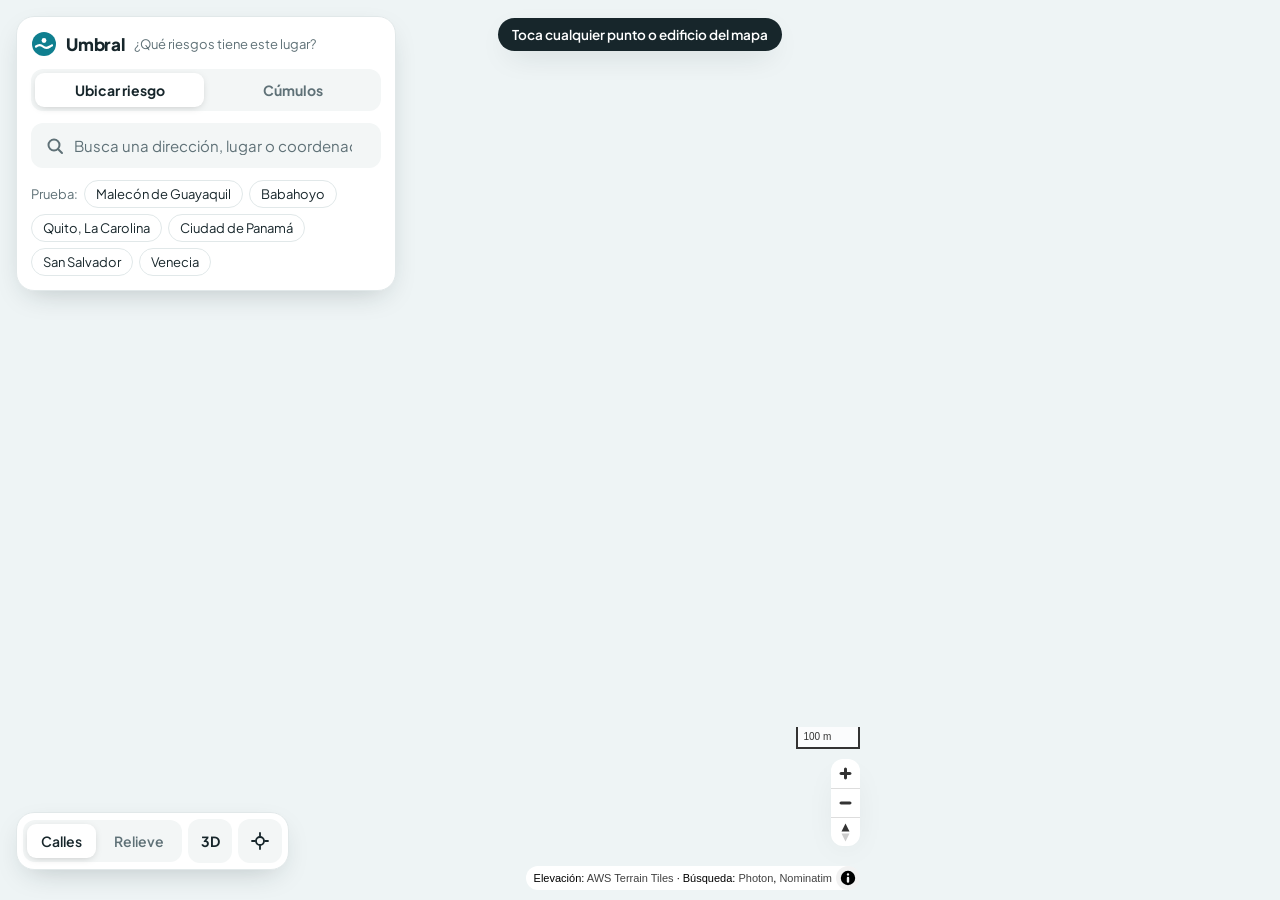
<file: index.html>
<!doctype html>
<html lang="es">
<head>
<meta charset="utf-8">
<meta name="viewport" content="width=device-width, initial-scale=1, viewport-fit=cover">
<title>Umbral</title>
<meta name="description" content="Revisa los riesgos naturales de cualquier lugar o edificio en el mapa.">
<link rel="icon" href="data:image/svg+xml,%3Csvg xmlns='http://www.w3.org/2000/svg' viewBox='0 0 26 26'%3E%3Ccircle cx='13' cy='13' r='12' fill='%230f7f8f'/%3E%3Cpath d='M5 15.5c2.6-1.8 4.9-1.8 7 0s4.4 1.8 7 0' fill='none' stroke='white' stroke-width='2.2' stroke-linecap='round'/%3E%3Ccircle cx='13' cy='9.5' r='2.4' fill='white'/%3E%3C/svg%3E">
<link rel="preconnect" href="https://fonts.googleapis.com">
<link rel="preconnect" href="https://fonts.gstatic.com" crossorigin>
<link rel="stylesheet" href="https://fonts.googleapis.com/css2?family=Plus+Jakarta+Sans:wght@400;500;600;700;800&display=swap">
<link rel="stylesheet" href="vendor/maplibre-gl.css">
<link rel="stylesheet" href="styles.css">
</head>
<body>
<div id="map" aria-label="Mapa. Toca un punto o un edificio para revisarlo."></div>

<section id="top" class="card" aria-label="Buscar">
  <div class="brand">
    <svg width="26" height="26" viewBox="0 0 26 26" aria-hidden="true"><circle cx="13" cy="13" r="12" fill="var(--accent)"/><path d="M5 15.5c2.6-1.8 4.9-1.8 7 0s4.4 1.8 7 0 1.8-1 2-1" fill="none" stroke="var(--card)" stroke-width="2.2" stroke-linecap="round"/><circle cx="13" cy="9.5" r="2.4" fill="var(--card)"/></svg>
    <b>Umbral</b><span id="tagline">¿Qué riesgos tiene este lugar?</span>
  </div>
  <div class="modes" role="tablist" aria-label="Módulo">
    <button role="tab" data-mode="ubicar" class="on" aria-selected="true">Ubicar riesgo</button>
    <button role="tab" data-mode="cumulos" aria-selected="false">Cúmulos</button>
  </div>
  <div id="modeUbicar" class="mode-body">
  <div class="search">
    <div class="sbox">
      <svg width="18" height="18" viewBox="0 0 18 18" aria-hidden="true"><circle cx="8" cy="8" r="5.5" fill="none" stroke="currentColor" stroke-width="2"/><path d="M12.2 12.2 16 16" stroke="currentColor" stroke-width="2" stroke-linecap="round"/></svg>
      <input id="q" type="search" autocomplete="off" placeholder="Busca una dirección, lugar o coordenadas" aria-label="Buscar dirección, lugar o coordenadas" aria-controls="sugg">
    </div>
    <div id="sugg" role="listbox" hidden></div>
  </div>
  <div class="try" id="examples"><span>Prueba:</span></div>
  </div>
  <div id="modeCumulos" class="mode-body" hidden>
    <p class="cu-intro">Carga la cartera en Excel o CSV para ver dónde se concentra la suma asegurada. El archivo se procesa solo en tu navegador: no se sube a ningún servidor.</p>
    <div class="cu-actions">
      <label class="btn primary" for="cuFile">Cargar cartera</label>
      <input id="cuFile" type="file" accept=".xlsx,.xls,.csv" hidden>
      <button class="btn" id="cuSample">Datos de ejemplo</button>
    </div>
    <div id="cuSummary"></div>
  </div>
</section>

<section id="tools" class="card" aria-label="Vista del mapa">
  <div class="tabs" role="group" aria-label="Tipo de mapa">
    <button data-base="calles" class="on" aria-pressed="true">Calles</button>
    <button data-base="relieve" aria-pressed="false">Relieve</button>
  </div>
  <button id="btn3d" class="tool" aria-pressed="false" title="Vista 3D">3D</button>
  <button id="btnLocate" class="tool" title="Mi ubicación" aria-label="Ir a mi ubicación"><svg width="18" height="18" viewBox="0 0 18 18" fill="none" stroke="currentColor" stroke-width="1.8" stroke-linecap="round"><circle cx="9" cy="9" r="4"/><path d="M9 1v3M9 14v3M1 9h3M14 9h3"/></svg></button>
</section>

<aside id="result" class="card" aria-live="polite" aria-label="Resultado"></aside>
<aside id="cumul" class="card" aria-live="polite" aria-label="Detalle del cúmulo" hidden></aside>

<div id="hint">Toca cualquier punto o edificio del mapa</div>
<div id="toast" hidden></div>

<script src="vendor/maplibre-gl.js"></script>
<script src="vendor/geotiff.js"></script>
<script src="risk.js"></script>
<script src="forecast.js"></script>
<script src="app.js"></script>
<script src="cumulos.js"></script>
</body>
</html>
</file>
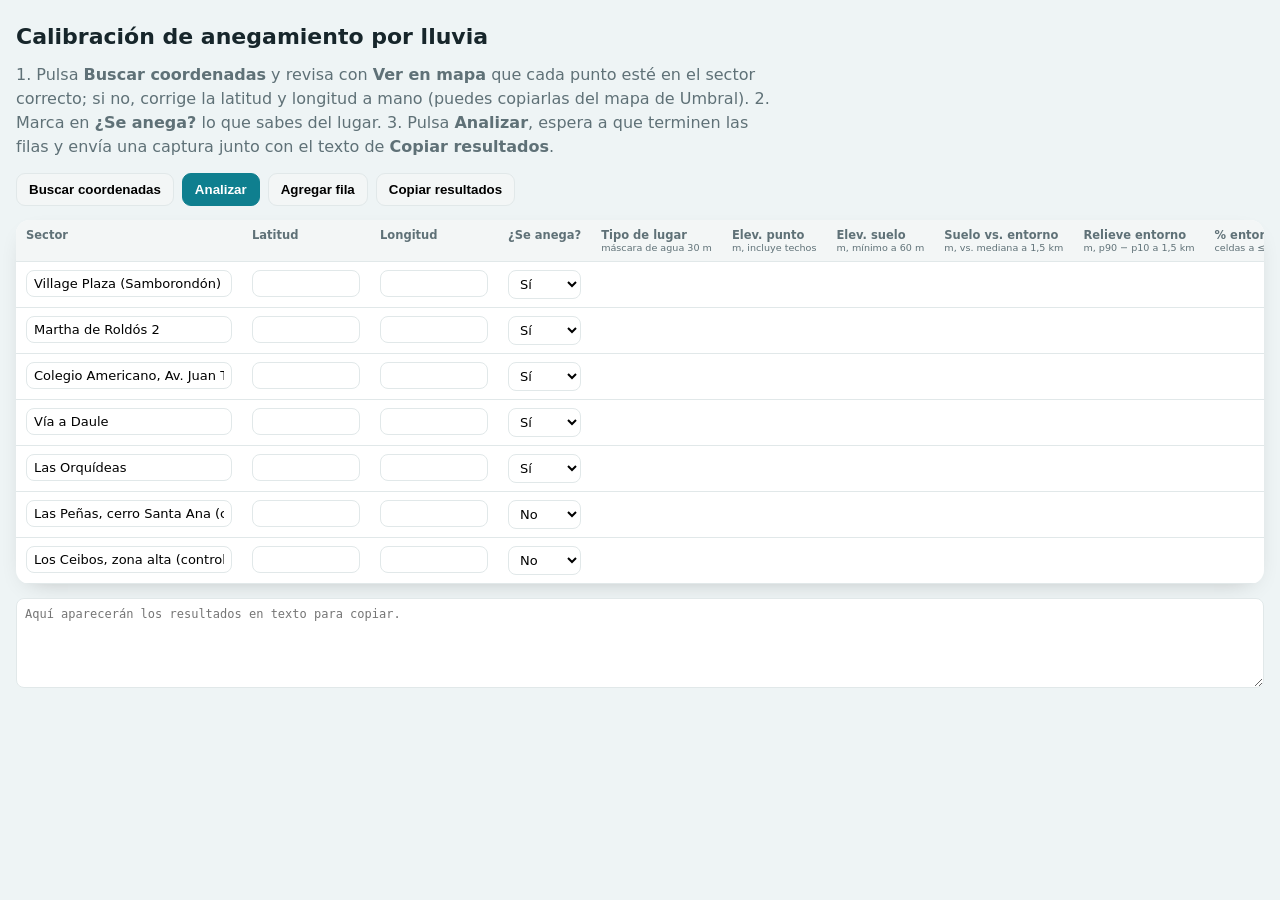
<file: calibracion.html>
<!doctype html>
<html lang="es">
<head>
<meta charset="utf-8">
<meta name="viewport" content="width=device-width, initial-scale=1">
<title>Umbral · calibración</title>
<style>
  :root{--bg:#eef4f5;--card:#fff;--card2:#f3f6f6;--line:#e1e8e9;--text:#17262b;--muted:#5f7177;--accent:#0f7f8f;--low:#2f9e6e;--med:#d39a12;--high:#e06a2c;--vhigh:#d23a4f;}
  body{font-family:system-ui,-apple-system,"Segoe UI",sans-serif;margin:0;padding:24px 16px;background:var(--bg);color:var(--text);}
  main{max-width:1280px;margin:0 auto;display:grid;gap:14px;}
  h1{font-size:22px;margin:0;}
  p{color:var(--muted);margin:0;line-height:1.5;max-width:75ch;}
  .card{background:var(--card);border-radius:14px;box-shadow:0 8px 24px -14px rgba(0,0,0,.3);}
  .wrap{overflow-x:auto;}
  table{border-collapse:collapse;width:100%;font-size:13px;}
  th,td{padding:8px 10px;border-bottom:1px solid var(--line);text-align:left;vertical-align:top;white-space:nowrap;}
  th{background:var(--card2);font-size:11.5px;color:var(--muted);position:sticky;top:0;}
  th small{display:block;font-weight:400;}
  td.num{text-align:right;font-variant-numeric:tabular-nums;}
  input,select{font:inherit;border:1px solid var(--line);border-radius:8px;padding:5px 7px;background:#fff;}
  input.name{width:190px;} input.coord{width:92px;font-variant-numeric:tabular-nums;}
  .btn{border:1px solid var(--line);background:var(--card2);border-radius:9px;padding:8px 12px;font-weight:600;cursor:pointer;}
  .btn.primary{background:var(--accent);border-color:var(--accent);color:#fff;}
  .bar{display:flex;gap:8px;flex-wrap:wrap;align-items:center;}
  .lvl{font-weight:700;} .l0{color:var(--low);} .l1{color:var(--med);} .l2{color:var(--high);} .l3{color:var(--vhigh);}
  .match{font-weight:700;} .ok{color:var(--low);} .bad{color:var(--vhigh);}
  .err{color:var(--vhigh);font-size:12px;white-space:normal;max-width:220px;}
  .geo{font-size:11.5px;color:var(--muted);white-space:normal;max-width:220px;}
  a{color:var(--accent);}
  #status{font-weight:600;}
  textarea{width:100%;min-height:90px;font:12px ui-monospace,monospace;border:1px solid var(--line);border-radius:8px;padding:8px;box-sizing:border-box;}
</style>
</head>
<body>
<main>
  <h1>Calibración de anegamiento por lluvia</h1>
  <p>1. Pulsa <b>Buscar coordenadas</b> y revisa con <b>Ver en mapa</b> que cada punto esté en el sector correcto; si no, corrige la latitud y longitud a mano (puedes copiarlas del mapa de Umbral). 2. Marca en <b>¿Se anega?</b> lo que sabes del lugar. 3. Pulsa <b>Analizar</b>, espera a que terminen las filas y envía una captura junto con el texto de <b>Copiar resultados</b>.</p>
  <div class="bar">
    <button class="btn" id="geo">Buscar coordenadas</button>
    <button class="btn primary" id="run">Analizar</button>
    <button class="btn" id="add">Agregar fila</button>
    <button class="btn" id="copy">Copiar resultados</button>
    <span id="status"></span>
  </div>
  <div class="card wrap">
    <table>
      <thead><tr>
        <th>Sector</th><th>Latitud</th><th>Longitud</th><th>¿Se anega?</th>
        <th>Tipo de lugar<small>máscara de agua 30 m</small></th>
        <th>Elev. punto<small>m, incluye techos</small></th>
        <th>Elev. suelo<small>m, mínimo a 60 m</small></th>
        <th>Suelo vs. entorno<small>m, vs. mediana a 1,5 km</small></th>
        <th>Relieve entorno<small>m, p90 − p10 a 1,5 km</small></th>
        <th>% entorno bajo<small>celdas a ≤ 1 m del suelo</small></th>
        <th>Pendiente<small>%, a 1,5 km</small></th>
        <th>HAND<small>m, mín. a 60 m</small></th>
        <th>Crecida 1/100<small>m, máx. a 150 m</small></th>
        <th>Agua satélite<small>% del tiempo, máx. a 150 m</small></th>
        <th>Agua satélite<small>% área con agua a 500 m</small></th>
        <th>Indicador actual</th><th>Borrador nuevo</th>
      </tr></thead>
      <tbody id="rows"></tbody>
    </table>
  </div>
  <textarea id="out" readonly placeholder="Aquí aparecerán los resultados en texto para copiar."></textarea>
</main>
<script src="vendor/geotiff.js"></script>
<script src="risk.js"></script>
<script>
const START = [
  { n: "Village Plaza (Samborondón)", q: "Village Plaza, Samborondón", f: "si" },
  { n: "Martha de Roldós 2", q: "Martha de Roldós, Guayaquil", f: "si" },
  { n: "Colegio Americano, Av. Juan Tanca Marengo", q: "Colegio Americano de Guayaquil", f: "si" },
  { n: "Vía a Daule", q: "Vía a Daule, Guayaquil", f: "si" },
  { n: "Las Orquídeas", q: "Las Orquídeas, Guayaquil", f: "si" },
  { n: "Las Peñas, cerro Santa Ana (control)", q: "Las Peñas, Guayaquil", f: "no" },
  { n: "Los Ceibos, zona alta (control)", q: "Los Ceibos, Guayaquil", f: "no" }
];
let PROXY = "";
try { PROXY = localStorage.getItem("umbralProxy") || ""; } catch (e) {}
PROXY = (PROXY || "https://umbral-datos.joelrosadov.workers.dev").replace(/\/+$/, "");
const via = u => `${PROXY}/?url=${encodeURIComponent(u)}`;
const $ = s => document.querySelector(s);
const f1 = (v, d = 1) => v === null || v === undefined || !Number.isFinite(v) ? "—" : v.toLocaleString("es", { minimumFractionDigits: d, maximumFractionDigits: d });

/* ---------- filas ---------- */
const COLS = ["tipo", "elev", "suelo", "rel", "relieve", "bajo", "pend", "hand", "fl", "gswp", "gswa", "old", "new"];
function addRow(r = { n: "", q: "", f: "si" }, lat = "", lon = "") {
  const tr = document.createElement("tr");
  tr.dataset.q = r.q || r.n;
  tr.innerHTML = `<td><input class="name" value="${r.n}"><div class="geo"></div></td>
    <td><input class="coord lat" value="${lat}"></td><td><input class="coord lon" value="${lon}"></td>
    <td><select class="flood"><option value="si"${r.f === "si" ? " selected" : ""}>Sí</option><option value="no"${r.f === "no" ? " selected" : ""}>No</option><option value="?"${r.f === "?" ? " selected" : ""}>No sé</option></select></td>
    ${COLS.map(c => `<td class="${c === "tipo" || c === "old" || c === "new" ? "" : "num"} c-${c}"></td>`).join("")}`;
  $("#rows").appendChild(tr);
  tr.querySelector(".name").addEventListener("change", e => { tr.dataset.q = e.target.value + ", Guayaquil"; });
}
START.forEach(r => addRow(r));
$("#add").onclick = () => addRow();

/* ---------- geocodificación (Photon) ---------- */
$("#geo").onclick = async () => {
  for (const tr of $("#rows").children) {
    const g = tr.querySelector(".geo"); g.textContent = "Buscando…";
    try {
      const res = await fetch(`https://photon.komoot.io/api/?q=${encodeURIComponent(tr.dataset.q)}&limit=1&lat=-2.15&lon=-79.9`);
      const f = (await res.json()).features[0];
      if (!f) { g.textContent = "No encontrado: escribe las coordenadas."; continue; }
      const [lon, lat] = f.geometry.coordinates, p = f.properties;
      tr.querySelector(".lat").value = lat.toFixed(5); tr.querySelector(".lon").value = lon.toFixed(5);
      g.innerHTML = `${[p.name, p.street, p.district, p.city].filter(Boolean).join(", ")} · <a href="index.html?p=${lat.toFixed(6)},${lon.toFixed(6)}" target="_blank">Ver en mapa</a>`;
    } catch (e) { g.textContent = "La búsqueda falló: escribe las coordenadas."; }
    await new Promise(r => setTimeout(r, 400));
  }
};

/* ---------- lectura de ventanas ---------- */
const images = new Map();
async function openImg(url) {
  if (!images.has(url)) {
    images.set(url, (async () => {
      const r = await fetch(via(url), { headers: { Range: "bytes=0-1023" } });
      if (r.status === 404 || r.status === 403) { const e = new Error("no existe"); e.missing = true; throw e; }
      if (!r.ok) throw new Error(`respuesta ${r.status}`);
      const tiff = await GeoTIFF.fromUrl(via(url), { allowFullFile: false, cacheSize: 300 });
      return tiff.getImage();
    })());
    images.get(url).catch(() => images.delete(url));
  }
  return images.get(url);
}
async function win(url, lon, lat, rad) {
  const img = await openImg(url);
  const [minX, minY, maxX, maxY] = img.getBoundingBox();
  const W = img.getWidth(), H = img.getHeight();
  const px = Math.floor((lon - minX) / (maxX - minX) * W), py = Math.floor((maxY - lat) / (maxY - minY) * H);
  if (px < 0 || py < 0 || px >= W || py >= H) throw new Error(`punto fuera del archivo (${minX.toFixed(1)},${minY.toFixed(1)} a ${maxX.toFixed(1)},${maxY.toFixed(1)})`);
  const x0 = Math.max(0, px - rad), y0 = Math.max(0, py - rad), x1 = Math.min(W, px + rad + 1), y1 = Math.min(H, py + rad + 1);
  const data = await img.readRasters({ window: [x0, y0, x1, y1] });
  const nd = img.getGDALNoData();
  const arr = Array.from(data[0]).map(v => (nd !== null && v === nd) || !Number.isFinite(v) || v < -1e30 ? NaN : v);
  const cellM = (maxX - minX) / W * 111320 * Math.cos(lat * Math.PI / 180);
  return { arr, w: x1 - x0, h: y1 - y0, cx: px - x0, cy: py - y0, cellM, at(x, y) { return this.arr[y * this.w + x]; } };
}
function within(g, meters, fn) {
  const r = meters / g.cellM, out = [];
  for (let y = 0; y < g.h; y++) for (let x = 0; x < g.w; x++) {
    if (Math.hypot(x - g.cx, y - g.cy) <= r) { const v = g.at(x, y); if (Number.isFinite(v)) out.push(fn ? fn(v, x, y) : v); }
  }
  return out;
}
const pct = (a, p) => { const s = [...a].sort((x, y) => x - y); return s.length ? s[Math.min(s.length - 1, Math.floor(p * s.length))] : NaN; };

function copName(lon, lat) {
  const fy = Math.floor(lat), fx = Math.floor(lon), pad = (n, w) => String(n).padStart(w, "0");
  return `Copernicus_DSM_COG_10_${fy < 0 ? "S" : "N"}${pad(Math.abs(fy), 2)}_00_${fx < 0 ? "W" : "E"}${pad(Math.abs(fx), 3)}_00`;
}
const wbmUrl = (lon, lat) => { const n = copName(lon, lat); return `https://copernicus-dem-30m.s3.amazonaws.com/${n}_DEM/AUXFILES/${n}_WBM.tif`; };
function gswUrl(lon, lat) {
  const L = Math.floor(lon / 10) * 10, T = Math.ceil(lat / 10) * 10;
  const lo = L < 0 ? `${-L}W` : `${L}E`, la = T < 0 ? `${-T}S` : `${T}N`;
  return `https://storage.googleapis.com/global-surface-water/downloads2021/occurrence/occurrence_${lo}_${la}v1_4_2021.tif`;
}

/* ---------- análisis de una fila ---------- */
async function analyzeRow(tr) {
  const lat = parseFloat(tr.querySelector(".lat").value.replace(",", ".")), lon = parseFloat(tr.querySelector(".lon").value.replace(",", "."));
  const cell = c => tr.querySelector(".c-" + c);
  COLS.forEach(c => cell(c).textContent = "…");
  const res = { lat, lon, name: tr.querySelector(".name").value, want: tr.querySelector(".flood").value };
  if (!Number.isFinite(lat) || !Number.isFinite(lon)) { COLS.forEach(c => cell(c).textContent = ""); cell("tipo").innerHTML = '<span class="err">Faltan coordenadas</span>'; return res; }
  const err = (c, e) => { cell(c).innerHTML = `<span class="err">${String(e.message || e).slice(0, 90)}</span>`; };

  const jobs = [];
  // Tipo de lugar
  jobs.push(win(wbmUrl(lon, lat), lon, lat, 70).then(g => {
    const names = ["Tierra", "Mar", "Lago", "Río"], here = g.at(g.cx, g.cy);
    const dSea = within(g, 2100, (v, x, y) => v === 1 ? Math.hypot(x - g.cx, y - g.cy) * g.cellM : Infinity).reduce((a, b) => Math.min(a, b), Infinity);
    const dWater = within(g, 2100, (v, x, y) => v >= 1 ? Math.hypot(x - g.cx, y - g.cy) * g.cellM : Infinity).reduce((a, b) => Math.min(a, b), Infinity);
    res.tipo = names[here] || "Tierra"; res.distMar = dSea; res.distAgua = dWater;
    cell("tipo").textContent = `${res.tipo}${here ? "" : dSea < Infinity ? ` · mar a ${Math.round(dSea)} m` : dWater < Infinity ? ` · agua a ${Math.round(dWater)} m` : ""}`;
  }).catch(e => e.missing ? (res.tipo = "Mar abierto", cell("tipo").textContent = "Mar abierto (sin tierra en 1°)") : err("tipo", e)));
  // Elevación y entorno
  jobs.push(win(Risk.sources.demUrl(lon, lat), lon, lat, 52).then(g => {
    const elev = g.at(g.cx, g.cy), suelo = Math.min(...within(g, 60));
    const reg = within(g, 1500), med = pct(reg, 0.5), relieve = pct(reg, 0.9) - pct(reg, 0.1);
    const bajo = reg.filter(v => v <= suelo + 1).length / reg.length * 100;
    let sl = []; for (let y = 1; y < g.h - 1; y++) for (let x = 1; x < g.w - 1; x++) {
      if (Math.hypot(x - g.cx, y - g.cy) * g.cellM > 1500) continue;
      const gx = (g.at(x + 1, y) - g.at(x - 1, y)) / (2 * g.cellM), gy = (g.at(x, y + 1) - g.at(x, y - 1)) / (2 * g.cellM);
      if (Number.isFinite(gx + gy)) sl.push(Math.hypot(gx, gy) * 100);
    }
    // indicador actual (radio ~250 m, percentil 25)
    const ring = within(g, 250, (v, x, y) => Math.hypot(x - g.cx, y - g.cy) >= 2 ? v : NaN).filter(Number.isFinite);
    const oldDep = pct(ring, 0.25) - elev;
    const gx0 = (g.at(g.cx + 1, g.cy) - g.at(g.cx - 1, g.cy)) / (2 * g.cellM), gy0 = (g.at(g.cx, g.cy + 1) - g.at(g.cx, g.cy - 1)) / (2 * g.cellM);
    Object.assign(res, { elev, suelo, rel: suelo - med, relieve, bajo, pend: pct(sl, 0.5), oldDep, oldSlope: Math.hypot(gx0, gy0) * 100 });
    cell("elev").textContent = f1(elev); cell("suelo").textContent = f1(suelo); cell("rel").textContent = f1(suelo - med);
    cell("relieve").textContent = f1(relieve); cell("bajo").textContent = f1(res.bajo, 0); cell("pend").textContent = f1(res.pend);
  }).catch(e => ["elev", "suelo", "rel", "relieve", "bajo", "pend"].forEach(c => err(c, e))));
  // HAND
  jobs.push(win(Risk.sources.handUrl(lon, lat), lon, lat, 3).then(g => { res.hand = Math.min(...within(g, 60)); res.handPt = g.at(g.cx, g.cy); cell("hand").textContent = f1(res.hand); }).catch(e => err("hand", e)));
  // Crecida JRC 1 en 100
  jobs.push((async () => { const u = Risk.sources.jrcUrl(lon, lat, 100); if (!u) throw new Error("sin cobertura"); const g = await win(u, lon, lat, 3);
    const v = within(g, 150).filter(x => x > 0); res.fl = v.length ? Math.max(...v) : 0; cell("fl").textContent = f1(res.fl, 2); })().catch(e => err("fl", e)));
  // Agua observada por satélite (JRC Global Surface Water, ocurrencia 1984–2021)
  jobs.push(win(gswUrl(lon, lat), lon, lat, 18).then(g => {
    const near = within(g, 150).map(v => v > 100 ? 0 : v); res.gswp = near.length ? Math.max(...near) : 0;
    const area = within(g, 500).map(v => v > 100 ? 0 : v); res.gswa = area.length ? area.filter(v => v > 0).length / area.length * 100 : 0;
    cell("gswp").textContent = f1(res.gswp, 0); cell("gswa").textContent = f1(res.gswa, 1);
  }).catch(e => ["gswp", "gswa"].forEach(c => err(c, e))));

  await Promise.all(jobs);

  // Indicador actual (el que hoy usa la ficha)
  if (Number.isFinite(res.oldDep)) {
    let p = 0; if (res.oldDep > 1.5) p += 2; else if (res.oldDep > 0.5) p += 1;
    if (res.oldSlope < 1) p += 1; else if (res.oldSlope > 8) p -= 1;
    if (Number.isFinite(res.handPt) && res.handPt < 2) p += 1;
    res.old = p >= 4 ? 3 : p === 3 ? 2 : p === 2 ? 1 : 0;
  }
  // Borrador del indicador nuevo (pesos a calibrar con estos resultados)
  if (Number.isFinite(res.suelo)) {
    let p = 0;
    if (res.suelo < 6 && res.relieve < 8) p += 2;           // llanura baja regional
    else if (res.suelo < 12 && res.relieve < 12) p += 1;
    if (res.rel < -1) p += 1;                                // suelo más bajo que su entorno
    if (res.bajo > 40) p += 1;                               // gran parte del entorno igual de bajo: el agua no tiene a dónde ir
    if (Number.isFinite(res.hand)) { if (res.hand < 1) p += 2; else if (res.hand < 3) p += 1; }
    if (res.gswp > 5 || res.gswa > 5) p += 1;                // agua observada cerca
    if (res.fl > 0) p += 1;
    if (res.pend > 6) p -= 2;
    res.nw = p >= 6 ? 3 : p >= 4 ? 2 : p >= 2 ? 1 : 0;
  }
  const L = ["Bajo", "Medio", "Alto", "Muy alto"], want = tr.querySelector(".flood").value;
  const show = (c, l) => {
    if (l === undefined) { cell(c).textContent = "—"; return; }
    const hit = want === "?" ? "" : (want === "si") === (l >= 2) ? ' <span class="match ok">✓</span>' : ' <span class="match bad">✗</span>';
    cell(c).innerHTML = `<span class="lvl l${l}">${L[l]}</span>${hit}`;
  };
  show("old", res.old); show("new", res.nw);
  res.want = want; res.name = tr.querySelector(".name").value;
  return res;
}

let last = [];
$("#run").onclick = async () => {
  $("#status").textContent = "Analizando… la primera lectura de cada fuente puede tardar.";
  const rows = [...$("#rows").children];
  last = await Promise.all(rows.map(analyzeRow));
  const hits = k => last.filter(r => r.want !== "?" && r[k] !== undefined && ((r.want === "si") === (r[k] >= 2))).length;
  const n = last.filter(r => r.want !== "?").length;
  $("#status").textContent = `Listo. Aciertos (Alto o Muy alto = se anega): indicador actual ${hits("old")} de ${n}, borrador nuevo ${hits("nw")} de ${n}.`;
  toText();
};
function toText() {
  const head = ["sector", "lat", "lon", "se_anega", "tipo", "dist_mar_m", "elev", "suelo", "suelo_vs_entorno", "relieve", "pct_bajo", "pendiente", "hand", "crecida100", "gsw_ocurr", "gsw_area", "ind_actual", "borrador"];
  const r2 = v => v === undefined || v === null || !Number.isFinite(v) ? "" : Math.round(v * 100) / 100;
  $("#out").value = [head.join(";"), ...last.map(r => [r.name, r.lat, r.lon, r.want, r.tipo || "", r2(r.distMar), r2(r.elev), r2(r.suelo), r2(r.rel), r2(r.relieve), r2(r.bajo), r2(r.pend), r2(r.hand), r2(r.fl), r2(r.gswp), r2(r.gswa), r.old ?? "", r.nw ?? ""].join(";"))].join("\n");
}
$("#copy").onclick = () => {
  const t = $("#out"); t.select();
  (navigator.clipboard ? navigator.clipboard.writeText(t.value) : Promise.reject()).then(() => $("#status").textContent = "Resultados copiados.", () => { document.execCommand("copy"); $("#status").textContent = "Resultados copiados."; });
};
</script>
</body>
</html>
</file>
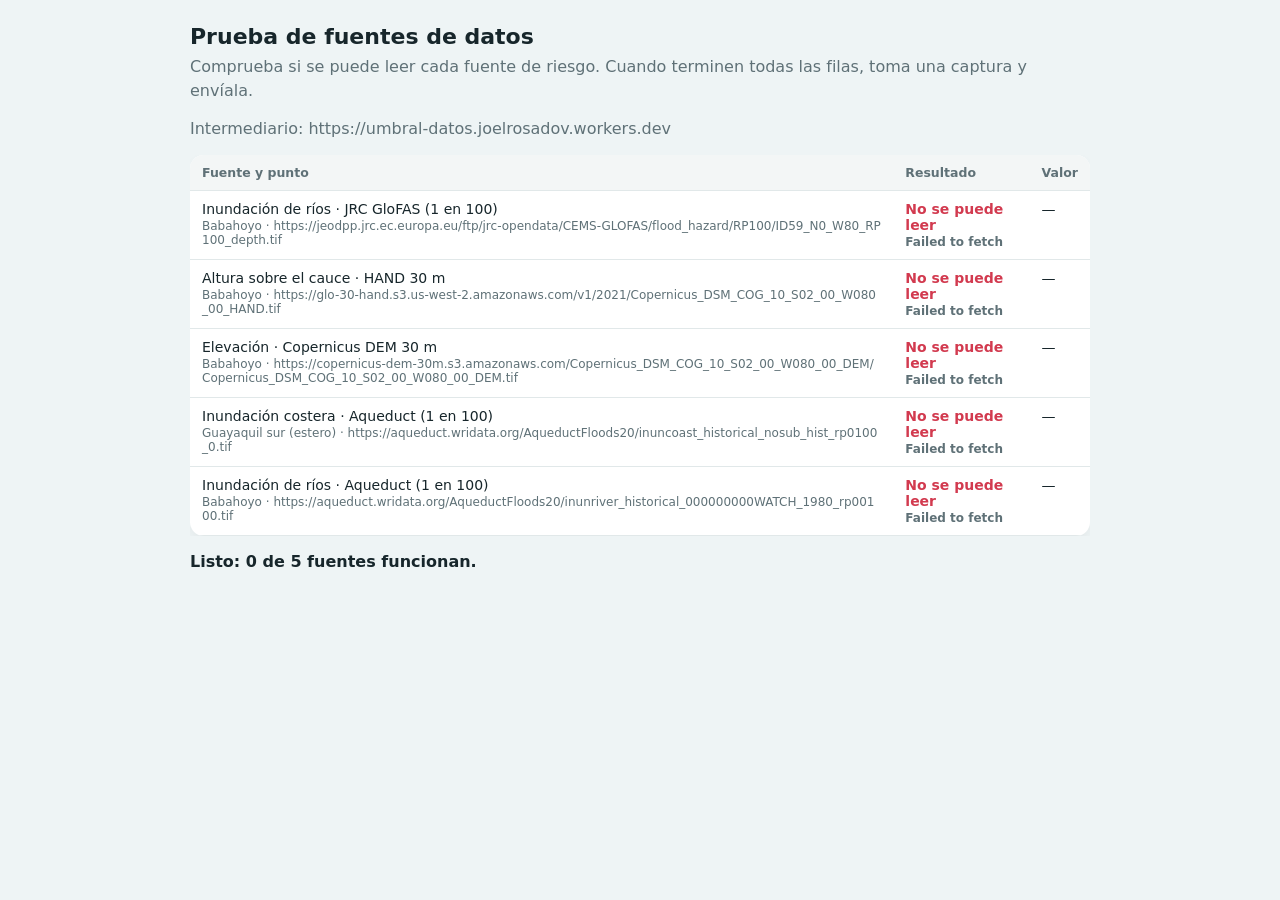
<file: prueba.html>
<!doctype html>
<html lang="es">
<head>
<meta charset="utf-8">
<meta name="viewport" content="width=device-width, initial-scale=1">
<title>Umbral · prueba de fuentes</title>
<style>
  body{font-family:system-ui,-apple-system,"Segoe UI",sans-serif;margin:0;padding:24px 16px;background:#eef4f5;color:#17262b;}
  main{max-width:900px;margin:0 auto;}
  h1{font-size:22px;margin:0 0 6px;}
  p{color:#5f7177;margin:0 0 14px;line-height:1.5;}
  .wrap{overflow-x:auto;}
  table{width:100%;border-collapse:collapse;background:#fff;border-radius:14px;overflow:hidden;box-shadow:0 8px 24px -14px rgba(0,0,0,.3);}
  th,td{text-align:left;padding:10px 12px;border-bottom:1px solid #e1e8e9;font-size:14px;vertical-align:top;}
  th{background:#f3f6f6;font-size:12.5px;color:#5f7177;}
  td small{display:block;color:#5f7177;font-size:12px;word-break:break-all;margin-top:2px;}
  .ok{color:#2f9e6e;font-weight:700;} .bad{color:#d23a4f;font-weight:700;} .wait{color:#d39a12;font-weight:700;}
  #summary{margin-top:16px;font-weight:600;}
</style>
</head>
<body>
<main>
  <h1>Prueba de fuentes de datos</h1>
  <p>Comprueba si se puede leer cada fuente de riesgo. Cuando terminen todas las filas, toma una captura y envíala.</p>
  <p id="mode"></p>
  <div class="wrap"><table>
    <thead><tr><th>Fuente y punto</th><th>Resultado</th><th>Valor</th></tr></thead>
    <tbody id="rows"></tbody>
  </table></div>
  <div id="summary"></div>
</main>
<script src="vendor/geotiff.js"></script>
<script>
const qs = new URLSearchParams(location.search);
let PROXY = qs.get("proxy") || "";
try { if (PROXY) localStorage.setItem("umbralProxy", PROXY); else PROXY = localStorage.getItem("umbralProxy") || ""; } catch (e) {}
if (!PROXY) PROXY = "https://umbral-datos.joelrosadov.workers.dev";
PROXY = PROXY.replace(/\/+$/, "");
const via = u => `${PROXY}/?url=${encodeURIComponent(u)}`;
document.getElementById("mode").textContent = `Intermediario: ${PROXY}`;

const BAB = { lat: -1.8017, lon: -79.5346, n: "Babahoyo" };
const GYE = { lat: -2.2550, lon: -79.9050, n: "Guayaquil sur (estero)" };
const AQ = "https://aqueduct.wridata.org/AqueductFloods20/";
const TESTS = [
  { n: "Inundación de ríos · JRC GloFAS (1 en 100)", p: BAB, url: "https://jeodpp.jrc.ec.europa.eu/ftp/jrc-opendata/CEMS-GLOFAS/flood_hazard/RP100/ID59_N0_W80_RP100_depth.tif" },
  { n: "Altura sobre el cauce · HAND 30 m", p: BAB, url: "https://glo-30-hand.s3.us-west-2.amazonaws.com/v1/2021/Copernicus_DSM_COG_10_S02_00_W080_00_HAND.tif" },
  { n: "Elevación · Copernicus DEM 30 m", p: BAB, url: "https://copernicus-dem-30m.s3.amazonaws.com/Copernicus_DSM_COG_10_S02_00_W080_00_DEM/Copernicus_DSM_COG_10_S02_00_W080_00_DEM.tif" },
  { n: "Inundación costera · Aqueduct (1 en 100)", p: GYE, url: AQ + "inuncoast_historical_nosub_hist_rp0100_0.tif" },
  { n: "Inundación de ríos · Aqueduct (1 en 100)", p: BAB, url: AQ + "inunriver_historical_000000000WATCH_1980_rp00100.tif" }
];
const rows = document.getElementById("rows");
TESTS.forEach((t, i) => rows.insertAdjacentHTML("beforeend",
  `<tr><td>${t.n}<small>${t.p.n} · ${t.url}</small></td><td id="s${i}" class="wait">Probando…</td><td id="v${i}">—</td></tr>`));

const withTimeout = (p, ms, step) => Promise.race([p, new Promise((_, rej) => setTimeout(() => rej(new Error(`Sin respuesta tras ${ms / 1000} s en el paso: ${step}`)), ms))]);

async function probe(t, i) {
  const s = document.getElementById("s" + i), v = document.getElementById("v" + i);
  const t0 = performance.now();
  const step = txt => { s.innerHTML = `Probando…<small>${txt}</small>`; };
  try {
    step("1. Leyendo el primer fragmento");
    const r = await withTimeout(fetch(via(t.url), { headers: { Range: "bytes=0-1023" } }), 30000, "primer fragmento");
    if (!(r.status === 206 || r.status === 200)) throw new Error(`El servidor respondió ${r.status}: ${(await r.text()).slice(0, 120)}`);
    step("2. Abriendo el archivo");
    const tiff = await withTimeout(GeoTIFF.fromUrl(via(t.url), { allowFullFile: false }), 45000, "abrir archivo");
    const img = await withTimeout(tiff.getImage(), 45000, "leer encabezado");
    const [minX, minY, maxX, maxY] = img.getBoundingBox();
    const w = img.getWidth(), h = img.getHeight();
    const px = Math.floor((t.p.lon - minX) / (maxX - minX) * w), py = Math.floor((maxY - t.p.lat) / (maxY - minY) * h);
    const fd = img.getFileDirectory();
    const meta = `${w}×${h} px · ${img.isTiled ? "en bloques" : "en franjas"} · compresión ${fd.Compression} · predictor ${fd.Predictor || 1}`;
    if (px < 0 || py < 0 || px >= w || py >= h) throw new Error(`El punto queda fuera del archivo · ${meta}`);
    step(`3. Leyendo el valor del punto · ${meta}`);
    const x0 = Math.max(0, px - 1), y0 = Math.max(0, py - 1);
    const data = await withTimeout(img.readRasters({ window: [x0, y0, Math.min(w, px + 2), Math.min(h, py + 2)] }), 45000, "leer valor");
    const arr = Array.from(data[0]), nd = img.getGDALNoData();
    const valid = arr.filter(x => (nd === null || x !== nd) && Number.isFinite(x) && x > -1e30);
    const center = arr[(py - y0) * (Math.min(w, px + 2) - x0) + (px - x0)];
    s.className = "ok"; s.innerHTML = `Funciona en ${Math.round(performance.now() - t0)} ms<small>${meta}</small>`;
    const fmt = x => (nd !== null && x === nd) || !Number.isFinite(x) || x < -1e30 ? "sin dato" : `${Number(x).toFixed(2)} m`;
    v.innerHTML = `${fmt(center)}<small>máx. alrededor: ${valid.length ? Math.max(...valid).toFixed(2) + " m" : "sin dato"}</small>`;
  } catch (e) {
    s.className = "bad";
    s.innerHTML = `No se puede leer<small>${String(e.message || e).slice(0, 220)}</small>`;
  }
}
Promise.all(TESTS.map(probe)).then(() => {
  const ok = document.querySelectorAll("td.ok").length;
  document.getElementById("summary").textContent = `Listo: ${ok} de ${TESTS.length} fuentes funcionan.`;
});
</script>
</body>
</html>
</file>
<file: vendor/maplibre-gl.css>
.maplibregl-map{font:12px/20px Helvetica Neue,Arial,Helvetica,sans-serif;overflow:hidden;position:relative;-webkit-tap-highlight-color:rgb(0 0 0/0)}.maplibregl-canvas{left:0;position:absolute;top:0}.maplibregl-map:fullscreen{height:100%;width:100%}.maplibregl-ctrl-group button.maplibregl-ctrl-compass{touch-action:none}.maplibregl-canvas-container.maplibregl-interactive,.maplibregl-ctrl-group button.maplibregl-ctrl-compass{cursor:grab;-webkit-user-select:none;-moz-user-select:none;user-select:none}.maplibregl-canvas-container.maplibregl-interactive.maplibregl-track-pointer{cursor:pointer}.maplibregl-canvas-container.maplibregl-interactive:active,.maplibregl-ctrl-group button.maplibregl-ctrl-compass:active{cursor:grabbing}.maplibregl-canvas-container.maplibregl-touch-zoom-rotate,.maplibregl-canvas-container.maplibregl-touch-zoom-rotate .maplibregl-canvas{touch-action:pan-x pan-y}.maplibregl-canvas-container.maplibregl-touch-drag-pan,.maplibregl-canvas-container.maplibregl-touch-drag-pan .maplibregl-canvas{touch-action:pinch-zoom}.maplibregl-canvas-container.maplibregl-touch-zoom-rotate.maplibregl-touch-drag-pan,.maplibregl-canvas-container.maplibregl-touch-zoom-rotate.maplibregl-touch-drag-pan .maplibregl-canvas{touch-action:none}.maplibregl-canvas-container.maplibregl-touch-drag-pan.maplibregl-cooperative-gestures,.maplibregl-canvas-container.maplibregl-touch-drag-pan.maplibregl-cooperative-gestures .maplibregl-canvas{touch-action:pan-x pan-y}.maplibregl-ctrl-bottom-left,.maplibregl-ctrl-bottom-right,.maplibregl-ctrl-top-left,.maplibregl-ctrl-top-right{pointer-events:none;position:absolute;z-index:2}.maplibregl-ctrl-top-left{left:0;top:0}.maplibregl-ctrl-top-right{right:0;top:0}.maplibregl-ctrl-bottom-left{bottom:0;left:0}.maplibregl-ctrl-bottom-right{bottom:0;right:0}.maplibregl-ctrl{clear:both;pointer-events:auto;transform:translate(0)}.maplibregl-ctrl-top-left .maplibregl-ctrl{float:left;margin:10px 0 0 10px}.maplibregl-ctrl-top-right .maplibregl-ctrl{float:right;margin:10px 10px 0 0}.maplibregl-ctrl-bottom-left .maplibregl-ctrl{float:left;margin:0 0 10px 10px}.maplibregl-ctrl-bottom-right .maplibregl-ctrl{float:right;margin:0 10px 10px 0}.maplibregl-ctrl-group{background:#fff;border-radius:4px}.maplibregl-ctrl-group:not(:empty){box-shadow:0 0 0 2px rgba(0,0,0,.1)}@media (forced-colors:active){.maplibregl-ctrl-group:not(:empty){box-shadow:0 0 0 2px ButtonText}}.maplibregl-ctrl-group button{background-color:transparent;border:0;box-sizing:border-box;cursor:pointer;display:block;height:29px;outline:none;padding:0;width:29px}.maplibregl-ctrl-group button+button{border-top:1px solid #ddd}.maplibregl-ctrl button .maplibregl-ctrl-icon{background-position:50%;background-repeat:no-repeat;display:block;height:100%;width:100%}@media (forced-colors:active){.maplibregl-ctrl-icon{background-color:transparent}.maplibregl-ctrl-group button+button{border-top:1px solid ButtonText}}.maplibregl-ctrl button::-moz-focus-inner{border:0;padding:0}.maplibregl-ctrl-attrib-button:focus,.maplibregl-ctrl-group button:focus{box-shadow:0 0 2px 2px #0096ff}.maplibregl-ctrl button:disabled{cursor:not-allowed}.maplibregl-ctrl button:disabled .maplibregl-ctrl-icon{opacity:.25}.maplibregl-ctrl button:not(:disabled):hover{background-color:rgb(0 0 0/5%)}.maplibregl-ctrl-group button:focus:focus-visible{box-shadow:0 0 2px 2px #0096ff}.maplibregl-ctrl-group button:focus:not(:focus-visible){box-shadow:none}.maplibregl-ctrl-group button:focus:first-child{border-radius:4px 4px 0 0}.maplibregl-ctrl-group button:focus:last-child{border-radius:0 0 4px 4px}.maplibregl-ctrl-group button:focus:only-child{border-radius:inherit}.maplibregl-ctrl button.maplibregl-ctrl-zoom-out .maplibregl-ctrl-icon{background-image:url("data:image/svg+xml;charset=utf-8,%3Csvg xmlns='http://www.w3.org/2000/svg' width='29' height='29' fill='%23333' viewBox='0 0 29 29'%3E%3Cpath d='M10 13c-.75 0-1.5.75-1.5 1.5S9.25 16 10 16h9c.75 0 1.5-.75 1.5-1.5S19.75 13 19 13z'/%3E%3C/svg%3E")}.maplibregl-ctrl button.maplibregl-ctrl-zoom-in .maplibregl-ctrl-icon{background-image:url("data:image/svg+xml;charset=utf-8,%3Csvg xmlns='http://www.w3.org/2000/svg' width='29' height='29' fill='%23333' viewBox='0 0 29 29'%3E%3Cpath d='M14.5 8.5c-.75 0-1.5.75-1.5 1.5v3h-3c-.75 0-1.5.75-1.5 1.5S9.25 16 10 16h3v3c0 .75.75 1.5 1.5 1.5S16 19.75 16 19v-3h3c.75 0 1.5-.75 1.5-1.5S19.75 13 19 13h-3v-3c0-.75-.75-1.5-1.5-1.5'/%3E%3C/svg%3E")}@media (forced-colors:active){.maplibregl-ctrl button.maplibregl-ctrl-zoom-out .maplibregl-ctrl-icon{background-image:url("data:image/svg+xml;charset=utf-8,%3Csvg xmlns='http://www.w3.org/2000/svg' width='29' height='29' fill='%23fff' viewBox='0 0 29 29'%3E%3Cpath d='M10 13c-.75 0-1.5.75-1.5 1.5S9.25 16 10 16h9c.75 0 1.5-.75 1.5-1.5S19.75 13 19 13z'/%3E%3C/svg%3E")}.maplibregl-ctrl button.maplibregl-ctrl-zoom-in .maplibregl-ctrl-icon{background-image:url("data:image/svg+xml;charset=utf-8,%3Csvg xmlns='http://www.w3.org/2000/svg' width='29' height='29' fill='%23fff' viewBox='0 0 29 29'%3E%3Cpath d='M14.5 8.5c-.75 0-1.5.75-1.5 1.5v3h-3c-.75 0-1.5.75-1.5 1.5S9.25 16 10 16h3v3c0 .75.75 1.5 1.5 1.5S16 19.75 16 19v-3h3c.75 0 1.5-.75 1.5-1.5S19.75 13 19 13h-3v-3c0-.75-.75-1.5-1.5-1.5'/%3E%3C/svg%3E")}}@media (forced-colors:active) and (prefers-color-scheme:light){.maplibregl-ctrl button.maplibregl-ctrl-zoom-out .maplibregl-ctrl-icon{background-image:url("data:image/svg+xml;charset=utf-8,%3Csvg xmlns='http://www.w3.org/2000/svg' width='29' height='29' viewBox='0 0 29 29'%3E%3Cpath d='M10 13c-.75 0-1.5.75-1.5 1.5S9.25 16 10 16h9c.75 0 1.5-.75 1.5-1.5S19.75 13 19 13z'/%3E%3C/svg%3E")}.maplibregl-ctrl button.maplibregl-ctrl-zoom-in .maplibregl-ctrl-icon{background-image:url("data:image/svg+xml;charset=utf-8,%3Csvg xmlns='http://www.w3.org/2000/svg' width='29' height='29' viewBox='0 0 29 29'%3E%3Cpath d='M14.5 8.5c-.75 0-1.5.75-1.5 1.5v3h-3c-.75 0-1.5.75-1.5 1.5S9.25 16 10 16h3v3c0 .75.75 1.5 1.5 1.5S16 19.75 16 19v-3h3c.75 0 1.5-.75 1.5-1.5S19.75 13 19 13h-3v-3c0-.75-.75-1.5-1.5-1.5'/%3E%3C/svg%3E")}}.maplibregl-ctrl button.maplibregl-ctrl-fullscreen .maplibregl-ctrl-icon{background-image:url("data:image/svg+xml;charset=utf-8,%3Csvg xmlns='http://www.w3.org/2000/svg' width='29' height='29' fill='%23333' viewBox='0 0 29 29'%3E%3Cpath d='M24 16v5.5c0 1.75-.75 2.5-2.5 2.5H16v-1l3-1.5-4-5.5 1-1 5.5 4 1.5-3zM6 16l1.5 3 5.5-4 1 1-4 5.5 3 1.5v1H7.5C5.75 24 5 23.25 5 21.5V16zm7-11v1l-3 1.5 4 5.5-1 1-5.5-4L6 13H5V7.5C5 5.75 5.75 5 7.5 5zm11 2.5c0-1.75-.75-2.5-2.5-2.5H16v1l3 1.5-4 5.5 1 1 5.5-4 1.5 3h1z'/%3E%3C/svg%3E")}.maplibregl-ctrl button.maplibregl-ctrl-shrink .maplibregl-ctrl-icon{background-image:url("data:image/svg+xml;charset=utf-8,%3Csvg xmlns='http://www.w3.org/2000/svg' width='29' height='29' viewBox='0 0 29 29'%3E%3Cpath d='M18.5 16c-1.75 0-2.5.75-2.5 2.5V24h1l1.5-3 5.5 4 1-1-4-5.5 3-1.5v-1zM13 18.5c0-1.75-.75-2.5-2.5-2.5H5v1l3 1.5L4 24l1 1 5.5-4 1.5 3h1zm3-8c0 1.75.75 2.5 2.5 2.5H24v-1l-3-1.5L25 5l-1-1-5.5 4L17 5h-1zM10.5 13c1.75 0 2.5-.75 2.5-2.5V5h-1l-1.5 3L5 4 4 5l4 5.5L5 12v1z'/%3E%3C/svg%3E")}@media (forced-colors:active){.maplibregl-ctrl button.maplibregl-ctrl-fullscreen .maplibregl-ctrl-icon{background-image:url("data:image/svg+xml;charset=utf-8,%3Csvg xmlns='http://www.w3.org/2000/svg' width='29' height='29' fill='%23fff' viewBox='0 0 29 29'%3E%3Cpath d='M24 16v5.5c0 1.75-.75 2.5-2.5 2.5H16v-1l3-1.5-4-5.5 1-1 5.5 4 1.5-3zM6 16l1.5 3 5.5-4 1 1-4 5.5 3 1.5v1H7.5C5.75 24 5 23.25 5 21.5V16zm7-11v1l-3 1.5 4 5.5-1 1-5.5-4L6 13H5V7.5C5 5.75 5.75 5 7.5 5zm11 2.5c0-1.75-.75-2.5-2.5-2.5H16v1l3 1.5-4 5.5 1 1 5.5-4 1.5 3h1z'/%3E%3C/svg%3E")}.maplibregl-ctrl button.maplibregl-ctrl-shrink .maplibregl-ctrl-icon{background-image:url("data:image/svg+xml;charset=utf-8,%3Csvg xmlns='http://www.w3.org/2000/svg' width='29' height='29' fill='%23fff' viewBox='0 0 29 29'%3E%3Cpath d='M18.5 16c-1.75 0-2.5.75-2.5 2.5V24h1l1.5-3 5.5 4 1-1-4-5.5 3-1.5v-1zM13 18.5c0-1.75-.75-2.5-2.5-2.5H5v1l3 1.5L4 24l1 1 5.5-4 1.5 3h1zm3-8c0 1.75.75 2.5 2.5 2.5H24v-1l-3-1.5L25 5l-1-1-5.5 4L17 5h-1zM10.5 13c1.75 0 2.5-.75 2.5-2.5V5h-1l-1.5 3L5 4 4 5l4 5.5L5 12v1z'/%3E%3C/svg%3E")}}@media (forced-colors:active) and (prefers-color-scheme:light){.maplibregl-ctrl button.maplibregl-ctrl-fullscreen .maplibregl-ctrl-icon{background-image:url("data:image/svg+xml;charset=utf-8,%3Csvg xmlns='http://www.w3.org/2000/svg' width='29' height='29' viewBox='0 0 29 29'%3E%3Cpath d='M24 16v5.5c0 1.75-.75 2.5-2.5 2.5H16v-1l3-1.5-4-5.5 1-1 5.5 4 1.5-3zM6 16l1.5 3 5.5-4 1 1-4 5.5 3 1.5v1H7.5C5.75 24 5 23.25 5 21.5V16zm7-11v1l-3 1.5 4 5.5-1 1-5.5-4L6 13H5V7.5C5 5.75 5.75 5 7.5 5zm11 2.5c0-1.75-.75-2.5-2.5-2.5H16v1l3 1.5-4 5.5 1 1 5.5-4 1.5 3h1z'/%3E%3C/svg%3E")}.maplibregl-ctrl button.maplibregl-ctrl-shrink .maplibregl-ctrl-icon{background-image:url("data:image/svg+xml;charset=utf-8,%3Csvg xmlns='http://www.w3.org/2000/svg' width='29' height='29' viewBox='0 0 29 29'%3E%3Cpath d='M18.5 16c-1.75 0-2.5.75-2.5 2.5V24h1l1.5-3 5.5 4 1-1-4-5.5 3-1.5v-1zM13 18.5c0-1.75-.75-2.5-2.5-2.5H5v1l3 1.5L4 24l1 1 5.5-4 1.5 3h1zm3-8c0 1.75.75 2.5 2.5 2.5H24v-1l-3-1.5L25 5l-1-1-5.5 4L17 5h-1zM10.5 13c1.75 0 2.5-.75 2.5-2.5V5h-1l-1.5 3L5 4 4 5l4 5.5L5 12v1z'/%3E%3C/svg%3E")}}.maplibregl-ctrl button.maplibregl-ctrl-compass .maplibregl-ctrl-icon{background-image:url("data:image/svg+xml;charset=utf-8,%3Csvg xmlns='http://www.w3.org/2000/svg' width='29' height='29' fill='%23333' viewBox='0 0 29 29'%3E%3Cpath d='m10.5 14 4-8 4 8z'/%3E%3Cpath fill='%23ccc' d='m10.5 16 4 8 4-8z'/%3E%3C/svg%3E")}@media (forced-colors:active){.maplibregl-ctrl button.maplibregl-ctrl-compass .maplibregl-ctrl-icon{background-image:url("data:image/svg+xml;charset=utf-8,%3Csvg xmlns='http://www.w3.org/2000/svg' width='29' height='29' fill='%23fff' viewBox='0 0 29 29'%3E%3Cpath d='m10.5 14 4-8 4 8z'/%3E%3Cpath fill='%23ccc' d='m10.5 16 4 8 4-8z'/%3E%3C/svg%3E")}}@media (forced-colors:active) and (prefers-color-scheme:light){.maplibregl-ctrl button.maplibregl-ctrl-compass .maplibregl-ctrl-icon{background-image:url("data:image/svg+xml;charset=utf-8,%3Csvg xmlns='http://www.w3.org/2000/svg' width='29' height='29' viewBox='0 0 29 29'%3E%3Cpath d='m10.5 14 4-8 4 8z'/%3E%3Cpath fill='%23ccc' d='m10.5 16 4 8 4-8z'/%3E%3C/svg%3E")}}.maplibregl-ctrl button.maplibregl-ctrl-terrain .maplibregl-ctrl-icon{background-image:url("data:image/svg+xml;charset=utf-8,%3Csvg xmlns='http://www.w3.org/2000/svg' width='22' height='22' fill='%23333' viewBox='0 0 22 22'%3E%3Cpath d='m1.754 13.406 4.453-4.851 3.09 3.09 3.281 3.277.969-.969-3.309-3.312 3.844-4.121 6.148 6.886h1.082v-.855l-7.207-8.07-4.84 5.187L6.169 6.57l-5.48 5.965v.871ZM.688 16.844h20.625v1.375H.688Zm0 0'/%3E%3C/svg%3E")}.maplibregl-ctrl button.maplibregl-ctrl-terrain-enabled .maplibregl-ctrl-icon{background-image:url("data:image/svg+xml;charset=utf-8,%3Csvg xmlns='http://www.w3.org/2000/svg' width='22' height='22' fill='%2333b5e5' viewBox='0 0 22 22'%3E%3Cpath d='m1.754 13.406 4.453-4.851 3.09 3.09 3.281 3.277.969-.969-3.309-3.312 3.844-4.121 6.148 6.886h1.082v-.855l-7.207-8.07-4.84 5.187L6.169 6.57l-5.48 5.965v.871ZM.688 16.844h20.625v1.375H.688Zm0 0'/%3E%3C/svg%3E")}.maplibregl-ctrl button.maplibregl-ctrl-geolocate .maplibregl-ctrl-icon{background-image:url("data:image/svg+xml;charset=utf-8,%3Csvg xmlns='http://www.w3.org/2000/svg' width='29' height='29' fill='%23333' viewBox='0 0 20 20'%3E%3Cpath d='M10 4C9 4 9 5 9 5v.1A5 5 0 0 0 5.1 9H5s-1 0-1 1 1 1 1 1h.1A5 5 0 0 0 9 14.9v.1s0 1 1 1 1-1 1-1v-.1a5 5 0 0 0 3.9-3.9h.1s1 0 1-1-1-1-1-1h-.1A5 5 0 0 0 11 5.1V5s0-1-1-1m0 2.5a3.5 3.5 0 1 1 0 7 3.5 3.5 0 1 1 0-7'/%3E%3Ccircle cx='10' cy='10' r='2'/%3E%3C/svg%3E")}.maplibregl-ctrl button.maplibregl-ctrl-geolocate:disabled .maplibregl-ctrl-icon{background-image:url("data:image/svg+xml;charset=utf-8,%3Csvg xmlns='http://www.w3.org/2000/svg' width='29' height='29' fill='%23aaa' viewBox='0 0 20 20'%3E%3Cpath d='M10 4C9 4 9 5 9 5v.1A5 5 0 0 0 5.1 9H5s-1 0-1 1 1 1 1 1h.1A5 5 0 0 0 9 14.9v.1s0 1 1 1 1-1 1-1v-.1a5 5 0 0 0 3.9-3.9h.1s1 0 1-1-1-1-1-1h-.1A5 5 0 0 0 11 5.1V5s0-1-1-1m0 2.5a3.5 3.5 0 1 1 0 7 3.5 3.5 0 1 1 0-7'/%3E%3Ccircle cx='10' cy='10' r='2'/%3E%3Cpath fill='red' d='m14 5 1 1-9 9-1-1z'/%3E%3C/svg%3E")}.maplibregl-ctrl button.maplibregl-ctrl-geolocate.maplibregl-ctrl-geolocate-active .maplibregl-ctrl-icon{background-image:url("data:image/svg+xml;charset=utf-8,%3Csvg xmlns='http://www.w3.org/2000/svg' width='29' height='29' fill='%2333b5e5' viewBox='0 0 20 20'%3E%3Cpath d='M10 4C9 4 9 5 9 5v.1A5 5 0 0 0 5.1 9H5s-1 0-1 1 1 1 1 1h.1A5 5 0 0 0 9 14.9v.1s0 1 1 1 1-1 1-1v-.1a5 5 0 0 0 3.9-3.9h.1s1 0 1-1-1-1-1-1h-.1A5 5 0 0 0 11 5.1V5s0-1-1-1m0 2.5a3.5 3.5 0 1 1 0 7 3.5 3.5 0 1 1 0-7'/%3E%3Ccircle cx='10' cy='10' r='2'/%3E%3C/svg%3E")}.maplibregl-ctrl button.maplibregl-ctrl-geolocate.maplibregl-ctrl-geolocate-active-error .maplibregl-ctrl-icon{background-image:url("data:image/svg+xml;charset=utf-8,%3Csvg xmlns='http://www.w3.org/2000/svg' width='29' height='29' fill='%23e58978' viewBox='0 0 20 20'%3E%3Cpath d='M10 4C9 4 9 5 9 5v.1A5 5 0 0 0 5.1 9H5s-1 0-1 1 1 1 1 1h.1A5 5 0 0 0 9 14.9v.1s0 1 1 1 1-1 1-1v-.1a5 5 0 0 0 3.9-3.9h.1s1 0 1-1-1-1-1-1h-.1A5 5 0 0 0 11 5.1V5s0-1-1-1m0 2.5a3.5 3.5 0 1 1 0 7 3.5 3.5 0 1 1 0-7'/%3E%3Ccircle cx='10' cy='10' r='2'/%3E%3C/svg%3E")}.maplibregl-ctrl button.maplibregl-ctrl-geolocate.maplibregl-ctrl-geolocate-background .maplibregl-ctrl-icon{background-image:url("data:image/svg+xml;charset=utf-8,%3Csvg xmlns='http://www.w3.org/2000/svg' width='29' height='29' fill='%2333b5e5' viewBox='0 0 20 20'%3E%3Cpath d='M10 4C9 4 9 5 9 5v.1A5 5 0 0 0 5.1 9H5s-1 0-1 1 1 1 1 1h.1A5 5 0 0 0 9 14.9v.1s0 1 1 1 1-1 1-1v-.1a5 5 0 0 0 3.9-3.9h.1s1 0 1-1-1-1-1-1h-.1A5 5 0 0 0 11 5.1V5s0-1-1-1m0 2.5a3.5 3.5 0 1 1 0 7 3.5 3.5 0 1 1 0-7'/%3E%3C/svg%3E")}.maplibregl-ctrl button.maplibregl-ctrl-geolocate.maplibregl-ctrl-geolocate-background-error .maplibregl-ctrl-icon{background-image:url("data:image/svg+xml;charset=utf-8,%3Csvg xmlns='http://www.w3.org/2000/svg' width='29' height='29' fill='%23e54e33' viewBox='0 0 20 20'%3E%3Cpath d='M10 4C9 4 9 5 9 5v.1A5 5 0 0 0 5.1 9H5s-1 0-1 1 1 1 1 1h.1A5 5 0 0 0 9 14.9v.1s0 1 1 1 1-1 1-1v-.1a5 5 0 0 0 3.9-3.9h.1s1 0 1-1-1-1-1-1h-.1A5 5 0 0 0 11 5.1V5s0-1-1-1m0 2.5a3.5 3.5 0 1 1 0 7 3.5 3.5 0 1 1 0-7'/%3E%3C/svg%3E")}.maplibregl-ctrl button.maplibregl-ctrl-geolocate.maplibregl-ctrl-geolocate-waiting .maplibregl-ctrl-icon{animation:maplibregl-spin 2s linear infinite}@media (forced-colors:active){.maplibregl-ctrl button.maplibregl-ctrl-geolocate .maplibregl-ctrl-icon{background-image:url("data:image/svg+xml;charset=utf-8,%3Csvg xmlns='http://www.w3.org/2000/svg' width='29' height='29' fill='%23fff' viewBox='0 0 20 20'%3E%3Cpath d='M10 4C9 4 9 5 9 5v.1A5 5 0 0 0 5.1 9H5s-1 0-1 1 1 1 1 1h.1A5 5 0 0 0 9 14.9v.1s0 1 1 1 1-1 1-1v-.1a5 5 0 0 0 3.9-3.9h.1s1 0 1-1-1-1-1-1h-.1A5 5 0 0 0 11 5.1V5s0-1-1-1m0 2.5a3.5 3.5 0 1 1 0 7 3.5 3.5 0 1 1 0-7'/%3E%3Ccircle cx='10' cy='10' r='2'/%3E%3C/svg%3E")}.maplibregl-ctrl button.maplibregl-ctrl-geolocate:disabled .maplibregl-ctrl-icon{background-image:url("data:image/svg+xml;charset=utf-8,%3Csvg xmlns='http://www.w3.org/2000/svg' width='29' height='29' fill='%23999' viewBox='0 0 20 20'%3E%3Cpath d='M10 4C9 4 9 5 9 5v.1A5 5 0 0 0 5.1 9H5s-1 0-1 1 1 1 1 1h.1A5 5 0 0 0 9 14.9v.1s0 1 1 1 1-1 1-1v-.1a5 5 0 0 0 3.9-3.9h.1s1 0 1-1-1-1-1-1h-.1A5 5 0 0 0 11 5.1V5s0-1-1-1m0 2.5a3.5 3.5 0 1 1 0 7 3.5 3.5 0 1 1 0-7'/%3E%3Ccircle cx='10' cy='10' r='2'/%3E%3Cpath fill='red' d='m14 5 1 1-9 9-1-1z'/%3E%3C/svg%3E")}.maplibregl-ctrl button.maplibregl-ctrl-geolocate.maplibregl-ctrl-geolocate-active .maplibregl-ctrl-icon{background-image:url("data:image/svg+xml;charset=utf-8,%3Csvg xmlns='http://www.w3.org/2000/svg' width='29' height='29' fill='%2333b5e5' viewBox='0 0 20 20'%3E%3Cpath d='M10 4C9 4 9 5 9 5v.1A5 5 0 0 0 5.1 9H5s-1 0-1 1 1 1 1 1h.1A5 5 0 0 0 9 14.9v.1s0 1 1 1 1-1 1-1v-.1a5 5 0 0 0 3.9-3.9h.1s1 0 1-1-1-1-1-1h-.1A5 5 0 0 0 11 5.1V5s0-1-1-1m0 2.5a3.5 3.5 0 1 1 0 7 3.5 3.5 0 1 1 0-7'/%3E%3Ccircle cx='10' cy='10' r='2'/%3E%3C/svg%3E")}.maplibregl-ctrl button.maplibregl-ctrl-geolocate.maplibregl-ctrl-geolocate-active-error .maplibregl-ctrl-icon{background-image:url("data:image/svg+xml;charset=utf-8,%3Csvg xmlns='http://www.w3.org/2000/svg' width='29' height='29' fill='%23e58978' viewBox='0 0 20 20'%3E%3Cpath d='M10 4C9 4 9 5 9 5v.1A5 5 0 0 0 5.1 9H5s-1 0-1 1 1 1 1 1h.1A5 5 0 0 0 9 14.9v.1s0 1 1 1 1-1 1-1v-.1a5 5 0 0 0 3.9-3.9h.1s1 0 1-1-1-1-1-1h-.1A5 5 0 0 0 11 5.1V5s0-1-1-1m0 2.5a3.5 3.5 0 1 1 0 7 3.5 3.5 0 1 1 0-7'/%3E%3Ccircle cx='10' cy='10' r='2'/%3E%3C/svg%3E")}.maplibregl-ctrl button.maplibregl-ctrl-geolocate.maplibregl-ctrl-geolocate-background .maplibregl-ctrl-icon{background-image:url("data:image/svg+xml;charset=utf-8,%3Csvg xmlns='http://www.w3.org/2000/svg' width='29' height='29' fill='%2333b5e5' viewBox='0 0 20 20'%3E%3Cpath d='M10 4C9 4 9 5 9 5v.1A5 5 0 0 0 5.1 9H5s-1 0-1 1 1 1 1 1h.1A5 5 0 0 0 9 14.9v.1s0 1 1 1 1-1 1-1v-.1a5 5 0 0 0 3.9-3.9h.1s1 0 1-1-1-1-1-1h-.1A5 5 0 0 0 11 5.1V5s0-1-1-1m0 2.5a3.5 3.5 0 1 1 0 7 3.5 3.5 0 1 1 0-7'/%3E%3C/svg%3E")}.maplibregl-ctrl button.maplibregl-ctrl-geolocate.maplibregl-ctrl-geolocate-background-error .maplibregl-ctrl-icon{background-image:url("data:image/svg+xml;charset=utf-8,%3Csvg xmlns='http://www.w3.org/2000/svg' width='29' height='29' fill='%23e54e33' viewBox='0 0 20 20'%3E%3Cpath d='M10 4C9 4 9 5 9 5v.1A5 5 0 0 0 5.1 9H5s-1 0-1 1 1 1 1 1h.1A5 5 0 0 0 9 14.9v.1s0 1 1 1 1-1 1-1v-.1a5 5 0 0 0 3.9-3.9h.1s1 0 1-1-1-1-1-1h-.1A5 5 0 0 0 11 5.1V5s0-1-1-1m0 2.5a3.5 3.5 0 1 1 0 7 3.5 3.5 0 1 1 0-7'/%3E%3C/svg%3E")}}@media (forced-colors:active) and (prefers-color-scheme:light){.maplibregl-ctrl button.maplibregl-ctrl-geolocate .maplibregl-ctrl-icon{background-image:url("data:image/svg+xml;charset=utf-8,%3Csvg xmlns='http://www.w3.org/2000/svg' width='29' height='29' viewBox='0 0 20 20'%3E%3Cpath d='M10 4C9 4 9 5 9 5v.1A5 5 0 0 0 5.1 9H5s-1 0-1 1 1 1 1 1h.1A5 5 0 0 0 9 14.9v.1s0 1 1 1 1-1 1-1v-.1a5 5 0 0 0 3.9-3.9h.1s1 0 1-1-1-1-1-1h-.1A5 5 0 0 0 11 5.1V5s0-1-1-1m0 2.5a3.5 3.5 0 1 1 0 7 3.5 3.5 0 1 1 0-7'/%3E%3Ccircle cx='10' cy='10' r='2'/%3E%3C/svg%3E")}.maplibregl-ctrl button.maplibregl-ctrl-geolocate:disabled .maplibregl-ctrl-icon{background-image:url("data:image/svg+xml;charset=utf-8,%3Csvg xmlns='http://www.w3.org/2000/svg' width='29' height='29' fill='%23666' viewBox='0 0 20 20'%3E%3Cpath d='M10 4C9 4 9 5 9 5v.1A5 5 0 0 0 5.1 9H5s-1 0-1 1 1 1 1 1h.1A5 5 0 0 0 9 14.9v.1s0 1 1 1 1-1 1-1v-.1a5 5 0 0 0 3.9-3.9h.1s1 0 1-1-1-1-1-1h-.1A5 5 0 0 0 11 5.1V5s0-1-1-1m0 2.5a3.5 3.5 0 1 1 0 7 3.5 3.5 0 1 1 0-7'/%3E%3Ccircle cx='10' cy='10' r='2'/%3E%3Cpath fill='red' d='m14 5 1 1-9 9-1-1z'/%3E%3C/svg%3E")}}@keyframes maplibregl-spin{0%{transform:rotate(0deg)}to{transform:rotate(1turn)}}a.maplibregl-ctrl-logo{background-image:url("data:image/svg+xml;charset=utf-8,%3Csvg xmlns='http://www.w3.org/2000/svg' width='88' height='23' fill='none'%3E%3Cpath fill='%23000' fill-opacity='.4' fill-rule='evenodd' d='M17.408 16.796h-1.827l2.501-12.095h.198l3.324 6.533.988 2.19.988-2.19 3.258-6.533h.181l2.6 12.095h-1.81l-1.218-5.644-.362-1.71-.658 1.71-2.929 5.644h-.098l-2.914-5.644-.757-1.71-.345 1.71zm1.958-3.42-.726 3.663a1.255 1.255 0 0 1-1.232 1.011h-1.827a1.255 1.255 0 0 1-1.229-1.509l2.501-12.095a1.255 1.255 0 0 1 1.23-1.001h.197a1.25 1.25 0 0 1 1.12.685l3.19 6.273 3.125-6.263a1.25 1.25 0 0 1 1.123-.695h.181a1.255 1.255 0 0 1 1.227.991l1.443 6.71a5 5 0 0 1 .314-.787l.009-.016a4.6 4.6 0 0 1 1.777-1.887c.782-.46 1.668-.667 2.611-.667a4.6 4.6 0 0 1 1.7.32l.306.134c.21-.16.474-.256.759-.256h1.694a1.255 1.255 0 0 1 1.212.925 1.255 1.255 0 0 1 1.212-.925h1.711c.284 0 .545.094.755.252.613-.3 1.312-.45 2.075-.45 1.356 0 2.557.445 3.482 1.4q.47.48.763 1.064V4.701a1.255 1.255 0 0 1 1.255-1.255h1.86A1.255 1.255 0 0 1 54.44 4.7v9.194h2.217c.19 0 .37.043.532.118v-4.77c0-.356.147-.678.385-.906a2.42 2.42 0 0 1-.682-1.71c0-.665.267-1.253.735-1.7a2.45 2.45 0 0 1 1.722-.674 2.43 2.43 0 0 1 1.705.675q.318.302.504.683V4.7a1.255 1.255 0 0 1 1.255-1.255h1.744A1.255 1.255 0 0 1 65.812 4.7v3.335a4.8 4.8 0 0 1 1.526-.246c.938 0 1.817.214 2.59.69a4.47 4.47 0 0 1 1.67 1.743v-.98a1.255 1.255 0 0 1 1.256-1.256h1.777c.233 0 .451.064.639.174a3.4 3.4 0 0 1 1.567-.372c.346 0 .861.02 1.285.232a1.25 1.25 0 0 1 .689 1.004 4.7 4.7 0 0 1 .853-.588c.795-.44 1.675-.647 2.61-.647 1.385 0 2.65.39 3.525 1.396.836.938 1.168 2.173 1.168 3.528q-.001.515-.056 1.051a1.255 1.255 0 0 1-.947 1.09l.408.952a1.255 1.255 0 0 1-.477 1.552c-.418.268-.92.463-1.458.612-.613.171-1.304.244-2.049.244-1.06 0-2.043-.207-2.886-.698l-.015-.008c-.798-.48-1.419-1.135-1.818-1.963l-.004-.008a5.8 5.8 0 0 1-.548-2.512q0-.429.053-.843a1.3 1.3 0 0 1-.333-.086l-.166-.004c-.223 0-.426.062-.643.228-.03.024-.142.139-.142.59v3.883a1.255 1.255 0 0 1-1.256 1.256h-1.777a1.255 1.255 0 0 1-1.256-1.256V15.69l-.032.057a4.8 4.8 0 0 1-1.86 1.833 5.04 5.04 0 0 1-2.484.634 4.5 4.5 0 0 1-1.935-.424 1.25 1.25 0 0 1-.764.258h-1.71a1.255 1.255 0 0 1-1.256-1.255V7.687a2.4 2.4 0 0 1-.428.625c.253.23.412.561.412.93v7.553a1.255 1.255 0 0 1-1.256 1.255h-1.843a1.25 1.25 0 0 1-.894-.373c-.228.23-.544.373-.894.373H51.32a1.255 1.255 0 0 1-1.256-1.255v-1.251l-.061.117a4.7 4.7 0 0 1-1.782 1.884 4.77 4.77 0 0 1-2.485.67 5.6 5.6 0 0 1-1.485-.188l.009 2.764a1.255 1.255 0 0 1-1.255 1.259h-1.729a1.255 1.255 0 0 1-1.255-1.255v-3.537a1.255 1.255 0 0 1-1.167.793h-1.679a1.25 1.25 0 0 1-.77-.263 4.5 4.5 0 0 1-1.945.429c-.885 0-1.724-.21-2.495-.632l-.017-.01a5 5 0 0 1-1.081-.836 1.255 1.255 0 0 1-1.254 1.312h-1.81a1.255 1.255 0 0 1-1.228-.99l-.782-3.625-2.044 3.939a1.25 1.25 0 0 1-1.115.676h-.098a1.25 1.25 0 0 1-1.116-.68l-2.061-3.994zM35.92 16.63l.207-.114.223-.15q.493-.356.735-.785l.061-.118.033 1.332h1.678V9.242h-1.694l-.033 1.267q-.133-.329-.526-.658l-.032-.028a3.2 3.2 0 0 0-.668-.428l-.27-.12a3.3 3.3 0 0 0-1.235-.23q-1.136-.001-1.974.493a3.36 3.36 0 0 0-1.3 1.382q-.445.89-.444 2.074 0 1.2.51 2.107a3.8 3.8 0 0 0 1.382 1.381 3.9 3.9 0 0 0 1.893.477q.795 0 1.455-.33zm-2.789-5.38q-.576.675-.575 1.762 0 1.102.559 1.794.576.675 1.645.675a2.25 2.25 0 0 0 .934-.19 2.2 2.2 0 0 0 .468-.29l.178-.161a2.2 2.2 0 0 0 .397-.561q.244-.5.244-1.15v-.115q0-.708-.296-1.267l-.043-.077a2.2 2.2 0 0 0-.633-.709l-.13-.086-.047-.028a2.1 2.1 0 0 0-1.073-.285q-1.052 0-1.629.692zm2.316 2.706c.163-.17.28-.407.28-.83v-.114c0-.292-.06-.508-.15-.68a.96.96 0 0 0-.353-.389.85.85 0 0 0-.464-.127c-.4 0-.56.114-.664.239l-.01.012c-.148.174-.275.45-.275.945 0 .506.122.801.27.99.097.11.266.224.68.224.303 0 .504-.09.687-.269zm7.545 1.705a2.6 2.6 0 0 0 .331.423q.319.33.755.548l.173.074q.65.255 1.49.255 1.02 0 1.844-.493a3.45 3.45 0 0 0 1.316-1.4q.493-.904.493-2.089 0-1.909-.988-2.913-.988-1.02-2.584-1.02-.898 0-1.575.347a3 3 0 0 0-.415.262l-.199.166a3.4 3.4 0 0 0-.64.82V9.242h-1.712v11.553h1.729l-.017-5.134zm.53-1.138q.206.29.48.5l.155.11.053.034q.51.296 1.119.297 1.07 0 1.645-.675.577-.69.576-1.762 0-1.119-.576-1.777-.558-.675-1.645-.675-.435 0-.835.16a2 2 0 0 0-.284.136 2 2 0 0 0-.363.254 2.2 2.2 0 0 0-.46.569l-.082.162a2.6 2.6 0 0 0-.213 1.072v.115q0 .707.296 1.267l.135.211zm.964-.818a1.1 1.1 0 0 0 .367.385.94.94 0 0 0 .476.118c.423 0 .59-.117.687-.23.159-.194.28-.478.28-.95 0-.53-.133-.8-.266-.952l-.021-.025c-.078-.094-.231-.221-.68-.221a1 1 0 0 0-.503.135l-.012.007a.86.86 0 0 0-.335.343c-.073.133-.132.324-.132.614v.115a1.4 1.4 0 0 0 .14.66zm15.7-6.222q.347-.346.346-.856a1.05 1.05 0 0 0-.345-.79 1.18 1.18 0 0 0-.84-.329q-.51 0-.855.33a1.05 1.05 0 0 0-.346.79q0 .51.346.855.345.346.856.346.51 0 .839-.346zm4.337 9.314.033-1.332q.191.403.59.747l.098.081a4 4 0 0 0 .316.224l.223.122a3.2 3.2 0 0 0 1.44.322 3.8 3.8 0 0 0 1.875-.477 3.5 3.5 0 0 0 1.382-1.366q.527-.89.526-2.09 0-1.184-.444-2.073a3.24 3.24 0 0 0-1.283-1.399q-.823-.51-1.942-.51a3.5 3.5 0 0 0-1.527.344l-.086.043-.165.09a3 3 0 0 0-.33.214q-.432.315-.656.707a2 2 0 0 0-.099.198l.082-1.283V4.701h-1.744v12.095zm.473-2.509a2.5 2.5 0 0 0 .566.7q.117.098.245.18l.144.08a2.1 2.1 0 0 0 .975.232q1.07 0 1.645-.675.576-.69.576-1.778 0-1.102-.576-1.777-.56-.691-1.645-.692a2.2 2.2 0 0 0-1.015.235q-.22.113-.415.282l-.15.142a2.1 2.1 0 0 0-.42.594q-.223.479-.223 1.1v.115q0 .705.293 1.26zm2.616-.293c.157-.191.28-.479.28-.967 0-.51-.13-.79-.276-.961l-.021-.026c-.082-.1-.232-.225-.67-.225a.87.87 0 0 0-.681.279l-.012.011c-.154.155-.274.38-.274.807v.115c0 .285.057.499.144.669a1.1 1.1 0 0 0 .367.405c.137.082.28.123.455.123.423 0 .59-.118.686-.23zm8.266-3.013q.345-.13.724-.14l.069-.002q.493 0 .642.099l.247-1.794q-.196-.099-.717-.099a2.3 2.3 0 0 0-.545.063 2 2 0 0 0-.411.148 2.2 2.2 0 0 0-.4.249 2.5 2.5 0 0 0-.485.499 2.7 2.7 0 0 0-.32.581l-.05.137v-1.48h-1.778v7.553h1.777v-3.884q0-.546.159-.943a1.5 1.5 0 0 1 .466-.636 2.5 2.5 0 0 1 .399-.253 2 2 0 0 1 .224-.099zm9.784 2.656.05-.922q0-1.743-.856-2.698-.838-.97-2.584-.97-1.119-.001-2.007.493a3.46 3.46 0 0 0-1.4 1.382q-.493.906-.493 2.106 0 1.07.428 1.975.428.89 1.332 1.432.906.526 2.255.526.973 0 1.668-.185l.044-.012.135-.04q.613-.184.984-.421l-.542-1.267q-.3.162-.642.274l-.297.087q-.51.131-1.3.131-.954 0-1.497-.444a1.6 1.6 0 0 1-.192-.193q-.366-.44-.512-1.234l-.004-.021zm-5.427-1.256-.003.022h3.752v-.138q-.011-.727-.288-1.118a1 1 0 0 0-.156-.176q-.46-.428-1.316-.428-.986 0-1.494.604-.379.45-.494 1.234zm-27.053 2.77V4.7h-1.86v12.095h5.333V15.15zm7.103-5.908v7.553h-1.843V9.242h1.843z'/%3E%3Cpath fill='%23fff' d='m19.63 11.151-.757-1.71-.345 1.71-1.12 5.644h-1.827L18.083 4.7h.197l3.325 6.533.988 2.19.988-2.19L26.839 4.7h.181l2.6 12.095h-1.81l-1.218-5.644-.362-1.71-.658 1.71-2.93 5.644h-.098l-2.913-5.644zm14.836 5.81q-1.02 0-1.893-.478a3.8 3.8 0 0 1-1.381-1.382q-.51-.906-.51-2.106 0-1.185.444-2.074a3.36 3.36 0 0 1 1.3-1.382q.839-.494 1.974-.494a3.3 3.3 0 0 1 1.234.231 3.3 3.3 0 0 1 .97.575q.396.33.527.659l.033-1.267h1.694v7.553H37.18l-.033-1.332q-.279.593-1.02 1.053a3.17 3.17 0 0 1-1.662.444zm.296-1.482q.938 0 1.58-.642.642-.66.642-1.711v-.115q0-.708-.296-1.267a2.2 2.2 0 0 0-.807-.872 2.1 2.1 0 0 0-1.119-.313q-1.053 0-1.629.692-.575.675-.575 1.76 0 1.103.559 1.795.577.675 1.645.675zm6.521-6.237h1.711v1.4q.906-1.597 2.83-1.597 1.596 0 2.584 1.02.988 1.005.988 2.914 0 1.185-.493 2.09a3.46 3.46 0 0 1-1.316 1.399 3.5 3.5 0 0 1-1.844.493q-.954 0-1.662-.329a2.67 2.67 0 0 1-1.086-.97l.017 5.134h-1.728zm4.048 6.22q1.07 0 1.645-.674.577-.69.576-1.762 0-1.119-.576-1.777-.558-.675-1.645-.675-.592 0-1.12.296-.51.28-.822.823-.296.527-.296 1.234v.115q0 .708.296 1.267.313.543.823.855.51.296 1.119.297z'/%3E%3Cpath fill='%23e1e3e9' d='M51.325 4.7h1.86v10.45h3.473v1.646h-5.333zm7.12 4.542h1.843v7.553h-1.843zm.905-1.415a1.16 1.16 0 0 1-.856-.346 1.17 1.17 0 0 1-.346-.856 1.05 1.05 0 0 1 .346-.79q.346-.329.856-.329.494 0 .839.33a1.05 1.05 0 0 1 .345.79 1.16 1.16 0 0 1-.345.855q-.33.346-.84.346zm7.875 9.133a3.17 3.17 0 0 1-1.662-.444q-.723-.46-1.004-1.053l-.033 1.332h-1.71V4.701h1.743v4.657l-.082 1.283q.279-.658 1.086-1.119a3.5 3.5 0 0 1 1.778-.477q1.119 0 1.942.51a3.24 3.24 0 0 1 1.283 1.4q.445.888.444 2.072 0 1.201-.526 2.09a3.5 3.5 0 0 1-1.382 1.366 3.8 3.8 0 0 1-1.876.477zm-.296-1.481q1.069 0 1.645-.675.577-.69.577-1.778 0-1.102-.577-1.776-.56-.691-1.645-.692a2.12 2.12 0 0 0-1.58.659q-.642.641-.642 1.694v.115q0 .71.296 1.267a2.4 2.4 0 0 0 .807.872 2.1 2.1 0 0 0 1.119.313zm5.927-6.237h1.777v1.481q.263-.757.856-1.217a2.14 2.14 0 0 1 1.349-.46q.527 0 .724.098l-.247 1.794q-.149-.099-.642-.099-.774 0-1.416.494-.626.493-.626 1.58v3.883h-1.777V9.242zm9.534 7.718q-1.35 0-2.255-.526-.904-.543-1.332-1.432a4.6 4.6 0 0 1-.428-1.975q0-1.2.493-2.106a3.46 3.46 0 0 1 1.4-1.382q.889-.495 2.007-.494 1.744 0 2.584.97.855.956.856 2.7 0 .444-.05.92h-5.43q.18 1.005.708 1.45.542.443 1.497.443.79 0 1.3-.131a4 4 0 0 0 .938-.362l.542 1.267q-.411.263-1.119.46-.708.198-1.711.197zm1.596-4.558q.016-1.02-.444-1.432-.46-.428-1.316-.428-1.728 0-1.991 1.86z'/%3E%3Cpath d='M5.074 15.948a.484.657 0 0 0-.486.659v1.84a.484.657 0 0 0 .486.659h4.101a.484.657 0 0 0 .486-.659v-1.84a.484.657 0 0 0-.486-.659zm3.56 1.16H5.617v.838h3.017z' style='fill:%23fff;fill-rule:evenodd;stroke-width:1.03600001'/%3E%3Cg style='stroke-width:1.12603545'%3E%3Cpath d='M-9.408-1.416c-3.833-.025-7.056 2.912-7.08 6.615-.02 3.08 1.653 4.832 3.107 6.268.903.892 1.721 1.74 2.32 2.902l-.525-.004c-.543-.003-.992.304-1.24.639a1.87 1.87 0 0 0-.362 1.121l-.011 1.877c-.003.402.104.787.347 1.125.244.338.688.653 1.23.656l4.142.028c.542.003.99-.306 1.238-.641a1.87 1.87 0 0 0 .363-1.121l.012-1.875a1.87 1.87 0 0 0-.348-1.127c-.243-.338-.688-.653-1.23-.656l-.518-.004c.597-1.145 1.425-1.983 2.348-2.87 1.473-1.414 3.18-3.149 3.2-6.226-.016-3.59-2.923-6.684-6.993-6.707m-.006 1.1v.002c3.274.02 5.92 2.532 5.9 5.6-.017 2.706-1.39 4.026-2.863 5.44-1.034.994-2.118 2.033-2.814 3.633-.018.041-.052.055-.075.065q-.013.004-.02.01a.34.34 0 0 1-.226.084.34.34 0 0 1-.224-.086l-.092-.077c-.699-1.615-1.768-2.669-2.781-3.67-1.454-1.435-2.797-2.762-2.78-5.478.02-3.067 2.7-5.545 5.975-5.523m-.02 2.826c-1.62-.01-2.944 1.315-2.955 2.96-.01 1.646 1.295 2.988 2.916 2.999h.002c1.621.01 2.943-1.316 2.953-2.961.011-1.646-1.294-2.988-2.916-2.998m-.005 1.1c1.017.006 1.829.83 1.822 1.89s-.83 1.874-1.848 1.867c-1.018-.006-1.829-.83-1.822-1.89s.83-1.874 1.848-1.868m-2.155 11.857 4.14.025c.271.002.49.305.487.676l-.013 1.875c-.003.37-.224.67-.495.668l-4.14-.025c-.27-.002-.487-.306-.485-.676l.012-1.875c.003-.37.224-.67.494-.668' style='color:%23000;font-style:normal;font-variant:normal;font-weight:400;font-stretch:normal;font-size:medium;line-height:normal;font-family:sans-serif;font-variant-ligatures:normal;font-variant-position:normal;font-variant-caps:normal;font-variant-numeric:normal;font-variant-alternates:normal;font-feature-settings:normal;text-indent:0;text-align:start;text-decoration:none;text-decoration-line:none;text-decoration-style:solid;text-decoration-color:%23000;letter-spacing:normal;word-spacing:normal;text-transform:none;writing-mode:lr-tb;direction:ltr;text-orientation:mixed;dominant-baseline:auto;baseline-shift:baseline;text-anchor:start;white-space:normal;shape-padding:0;clip-rule:evenodd;display:inline;overflow:visible;visibility:visible;opacity:1;isolation:auto;mix-blend-mode:normal;color-interpolation:sRGB;color-interpolation-filters:linearRGB;solid-color:%23000;solid-opacity:1;vector-effect:none;fill:%23000;fill-opacity:.4;fill-rule:evenodd;stroke:none;stroke-width:2.47727823;stroke-linecap:butt;stroke-linejoin:miter;stroke-miterlimit:4;stroke-dasharray:none;stroke-dashoffset:0;stroke-opacity:1;color-rendering:auto;image-rendering:auto;shape-rendering:auto;text-rendering:auto' transform='translate(15.553 2.85)scale(.88807)'/%3E%3Cpath d='M-9.415-.316C-12.69-.338-15.37 2.14-15.39 5.207c-.017 2.716 1.326 4.041 2.78 5.477 1.013 1 2.081 2.055 2.78 3.67l.092.076a.34.34 0 0 0 .225.086.34.34 0 0 0 .227-.083l.019-.01c.022-.009.057-.024.074-.064.697-1.6 1.78-2.64 2.814-3.634 1.473-1.414 2.847-2.733 2.864-5.44.02-3.067-2.627-5.58-5.901-5.601m-.057 8.784c1.621.011 2.944-1.315 2.955-2.96.01-1.646-1.295-2.988-2.916-2.999-1.622-.01-2.945 1.315-2.955 2.96s1.295 2.989 2.916 3' style='clip-rule:evenodd;fill:%23e1e3e9;fill-opacity:1;fill-rule:evenodd;stroke:none;stroke-width:2.47727823;stroke-miterlimit:4;stroke-dasharray:none;stroke-opacity:.4' transform='translate(15.553 2.85)scale(.88807)'/%3E%3Cpath d='M-11.594 15.465c-.27-.002-.492.297-.494.668l-.012 1.876c-.003.371.214.673.485.675l4.14.027c.271.002.492-.298.495-.668l.012-1.877c.003-.37-.215-.672-.485-.674z' style='clip-rule:evenodd;fill:%23fff;fill-opacity:1;fill-rule:evenodd;stroke:none;stroke-width:2.47727823;stroke-miterlimit:4;stroke-dasharray:none;stroke-opacity:.4' transform='translate(15.553 2.85)scale(.88807)'/%3E%3C/g%3E%3C/svg%3E");background-repeat:no-repeat;cursor:pointer;display:block;height:23px;margin:0 0 -4px -4px;overflow:hidden;width:88px}a.maplibregl-ctrl-logo.maplibregl-compact{width:14px}@media (forced-colors:active){a.maplibregl-ctrl-logo{background-color:transparent;background-image:url("data:image/svg+xml;charset=utf-8,%3Csvg xmlns='http://www.w3.org/2000/svg' width='88' height='23' fill='none'%3E%3Cpath fill='%23000' fill-opacity='.4' fill-rule='evenodd' d='M17.408 16.796h-1.827l2.501-12.095h.198l3.324 6.533.988 2.19.988-2.19 3.258-6.533h.181l2.6 12.095h-1.81l-1.218-5.644-.362-1.71-.658 1.71-2.929 5.644h-.098l-2.914-5.644-.757-1.71-.345 1.71zm1.958-3.42-.726 3.663a1.255 1.255 0 0 1-1.232 1.011h-1.827a1.255 1.255 0 0 1-1.229-1.509l2.501-12.095a1.255 1.255 0 0 1 1.23-1.001h.197a1.25 1.25 0 0 1 1.12.685l3.19 6.273 3.125-6.263a1.25 1.25 0 0 1 1.123-.695h.181a1.255 1.255 0 0 1 1.227.991l1.443 6.71a5 5 0 0 1 .314-.787l.009-.016a4.6 4.6 0 0 1 1.777-1.887c.782-.46 1.668-.667 2.611-.667a4.6 4.6 0 0 1 1.7.32l.306.134c.21-.16.474-.256.759-.256h1.694a1.255 1.255 0 0 1 1.212.925 1.255 1.255 0 0 1 1.212-.925h1.711c.284 0 .545.094.755.252.613-.3 1.312-.45 2.075-.45 1.356 0 2.557.445 3.482 1.4q.47.48.763 1.064V4.701a1.255 1.255 0 0 1 1.255-1.255h1.86A1.255 1.255 0 0 1 54.44 4.7v9.194h2.217c.19 0 .37.043.532.118v-4.77c0-.356.147-.678.385-.906a2.42 2.42 0 0 1-.682-1.71c0-.665.267-1.253.735-1.7a2.45 2.45 0 0 1 1.722-.674 2.43 2.43 0 0 1 1.705.675q.318.302.504.683V4.7a1.255 1.255 0 0 1 1.255-1.255h1.744A1.255 1.255 0 0 1 65.812 4.7v3.335a4.8 4.8 0 0 1 1.526-.246c.938 0 1.817.214 2.59.69a4.47 4.47 0 0 1 1.67 1.743v-.98a1.255 1.255 0 0 1 1.256-1.256h1.777c.233 0 .451.064.639.174a3.4 3.4 0 0 1 1.567-.372c.346 0 .861.02 1.285.232a1.25 1.25 0 0 1 .689 1.004 4.7 4.7 0 0 1 .853-.588c.795-.44 1.675-.647 2.61-.647 1.385 0 2.65.39 3.525 1.396.836.938 1.168 2.173 1.168 3.528q-.001.515-.056 1.051a1.255 1.255 0 0 1-.947 1.09l.408.952a1.255 1.255 0 0 1-.477 1.552c-.418.268-.92.463-1.458.612-.613.171-1.304.244-2.049.244-1.06 0-2.043-.207-2.886-.698l-.015-.008c-.798-.48-1.419-1.135-1.818-1.963l-.004-.008a5.8 5.8 0 0 1-.548-2.512q0-.429.053-.843a1.3 1.3 0 0 1-.333-.086l-.166-.004c-.223 0-.426.062-.643.228-.03.024-.142.139-.142.59v3.883a1.255 1.255 0 0 1-1.256 1.256h-1.777a1.255 1.255 0 0 1-1.256-1.256V15.69l-.032.057a4.8 4.8 0 0 1-1.86 1.833 5.04 5.04 0 0 1-2.484.634 4.5 4.5 0 0 1-1.935-.424 1.25 1.25 0 0 1-.764.258h-1.71a1.255 1.255 0 0 1-1.256-1.255V7.687a2.4 2.4 0 0 1-.428.625c.253.23.412.561.412.93v7.553a1.255 1.255 0 0 1-1.256 1.255h-1.843a1.25 1.25 0 0 1-.894-.373c-.228.23-.544.373-.894.373H51.32a1.255 1.255 0 0 1-1.256-1.255v-1.251l-.061.117a4.7 4.7 0 0 1-1.782 1.884 4.77 4.77 0 0 1-2.485.67 5.6 5.6 0 0 1-1.485-.188l.009 2.764a1.255 1.255 0 0 1-1.255 1.259h-1.729a1.255 1.255 0 0 1-1.255-1.255v-3.537a1.255 1.255 0 0 1-1.167.793h-1.679a1.25 1.25 0 0 1-.77-.263 4.5 4.5 0 0 1-1.945.429c-.885 0-1.724-.21-2.495-.632l-.017-.01a5 5 0 0 1-1.081-.836 1.255 1.255 0 0 1-1.254 1.312h-1.81a1.255 1.255 0 0 1-1.228-.99l-.782-3.625-2.044 3.939a1.25 1.25 0 0 1-1.115.676h-.098a1.25 1.25 0 0 1-1.116-.68l-2.061-3.994zM35.92 16.63l.207-.114.223-.15q.493-.356.735-.785l.061-.118.033 1.332h1.678V9.242h-1.694l-.033 1.267q-.133-.329-.526-.658l-.032-.028a3.2 3.2 0 0 0-.668-.428l-.27-.12a3.3 3.3 0 0 0-1.235-.23q-1.136-.001-1.974.493a3.36 3.36 0 0 0-1.3 1.382q-.445.89-.444 2.074 0 1.2.51 2.107a3.8 3.8 0 0 0 1.382 1.381 3.9 3.9 0 0 0 1.893.477q.795 0 1.455-.33zm-2.789-5.38q-.576.675-.575 1.762 0 1.102.559 1.794.576.675 1.645.675a2.25 2.25 0 0 0 .934-.19 2.2 2.2 0 0 0 .468-.29l.178-.161a2.2 2.2 0 0 0 .397-.561q.244-.5.244-1.15v-.115q0-.708-.296-1.267l-.043-.077a2.2 2.2 0 0 0-.633-.709l-.13-.086-.047-.028a2.1 2.1 0 0 0-1.073-.285q-1.052 0-1.629.692zm2.316 2.706c.163-.17.28-.407.28-.83v-.114c0-.292-.06-.508-.15-.68a.96.96 0 0 0-.353-.389.85.85 0 0 0-.464-.127c-.4 0-.56.114-.664.239l-.01.012c-.148.174-.275.45-.275.945 0 .506.122.801.27.99.097.11.266.224.68.224.303 0 .504-.09.687-.269zm7.545 1.705a2.6 2.6 0 0 0 .331.423q.319.33.755.548l.173.074q.65.255 1.49.255 1.02 0 1.844-.493a3.45 3.45 0 0 0 1.316-1.4q.493-.904.493-2.089 0-1.909-.988-2.913-.988-1.02-2.584-1.02-.898 0-1.575.347a3 3 0 0 0-.415.262l-.199.166a3.4 3.4 0 0 0-.64.82V9.242h-1.712v11.553h1.729l-.017-5.134zm.53-1.138q.206.29.48.5l.155.11.053.034q.51.296 1.119.297 1.07 0 1.645-.675.577-.69.576-1.762 0-1.119-.576-1.777-.558-.675-1.645-.675-.435 0-.835.16a2 2 0 0 0-.284.136 2 2 0 0 0-.363.254 2.2 2.2 0 0 0-.46.569l-.082.162a2.6 2.6 0 0 0-.213 1.072v.115q0 .707.296 1.267l.135.211zm.964-.818a1.1 1.1 0 0 0 .367.385.94.94 0 0 0 .476.118c.423 0 .59-.117.687-.23.159-.194.28-.478.28-.95 0-.53-.133-.8-.266-.952l-.021-.025c-.078-.094-.231-.221-.68-.221a1 1 0 0 0-.503.135l-.012.007a.86.86 0 0 0-.335.343c-.073.133-.132.324-.132.614v.115a1.4 1.4 0 0 0 .14.66zm15.7-6.222q.347-.346.346-.856a1.05 1.05 0 0 0-.345-.79 1.18 1.18 0 0 0-.84-.329q-.51 0-.855.33a1.05 1.05 0 0 0-.346.79q0 .51.346.855.345.346.856.346.51 0 .839-.346zm4.337 9.314.033-1.332q.191.403.59.747l.098.081a4 4 0 0 0 .316.224l.223.122a3.2 3.2 0 0 0 1.44.322 3.8 3.8 0 0 0 1.875-.477 3.5 3.5 0 0 0 1.382-1.366q.527-.89.526-2.09 0-1.184-.444-2.073a3.24 3.24 0 0 0-1.283-1.399q-.823-.51-1.942-.51a3.5 3.5 0 0 0-1.527.344l-.086.043-.165.09a3 3 0 0 0-.33.214q-.432.315-.656.707a2 2 0 0 0-.099.198l.082-1.283V4.701h-1.744v12.095zm.473-2.509a2.5 2.5 0 0 0 .566.7q.117.098.245.18l.144.08a2.1 2.1 0 0 0 .975.232q1.07 0 1.645-.675.576-.69.576-1.778 0-1.102-.576-1.777-.56-.691-1.645-.692a2.2 2.2 0 0 0-1.015.235q-.22.113-.415.282l-.15.142a2.1 2.1 0 0 0-.42.594q-.223.479-.223 1.1v.115q0 .705.293 1.26zm2.616-.293c.157-.191.28-.479.28-.967 0-.51-.13-.79-.276-.961l-.021-.026c-.082-.1-.232-.225-.67-.225a.87.87 0 0 0-.681.279l-.012.011c-.154.155-.274.38-.274.807v.115c0 .285.057.499.144.669a1.1 1.1 0 0 0 .367.405c.137.082.28.123.455.123.423 0 .59-.118.686-.23zm8.266-3.013q.345-.13.724-.14l.069-.002q.493 0 .642.099l.247-1.794q-.196-.099-.717-.099a2.3 2.3 0 0 0-.545.063 2 2 0 0 0-.411.148 2.2 2.2 0 0 0-.4.249 2.5 2.5 0 0 0-.485.499 2.7 2.7 0 0 0-.32.581l-.05.137v-1.48h-1.778v7.553h1.777v-3.884q0-.546.159-.943a1.5 1.5 0 0 1 .466-.636 2.5 2.5 0 0 1 .399-.253 2 2 0 0 1 .224-.099zm9.784 2.656.05-.922q0-1.743-.856-2.698-.838-.97-2.584-.97-1.119-.001-2.007.493a3.46 3.46 0 0 0-1.4 1.382q-.493.906-.493 2.106 0 1.07.428 1.975.428.89 1.332 1.432.906.526 2.255.526.973 0 1.668-.185l.044-.012.135-.04q.613-.184.984-.421l-.542-1.267q-.3.162-.642.274l-.297.087q-.51.131-1.3.131-.954 0-1.497-.444a1.6 1.6 0 0 1-.192-.193q-.366-.44-.512-1.234l-.004-.021zm-5.427-1.256-.003.022h3.752v-.138q-.011-.727-.288-1.118a1 1 0 0 0-.156-.176q-.46-.428-1.316-.428-.986 0-1.494.604-.379.45-.494 1.234zm-27.053 2.77V4.7h-1.86v12.095h5.333V15.15zm7.103-5.908v7.553h-1.843V9.242h1.843z'/%3E%3Cpath fill='%23fff' d='m19.63 11.151-.757-1.71-.345 1.71-1.12 5.644h-1.827L18.083 4.7h.197l3.325 6.533.988 2.19.988-2.19L26.839 4.7h.181l2.6 12.095h-1.81l-1.218-5.644-.362-1.71-.658 1.71-2.93 5.644h-.098l-2.913-5.644zm14.836 5.81q-1.02 0-1.893-.478a3.8 3.8 0 0 1-1.381-1.382q-.51-.906-.51-2.106 0-1.185.444-2.074a3.36 3.36 0 0 1 1.3-1.382q.839-.494 1.974-.494a3.3 3.3 0 0 1 1.234.231 3.3 3.3 0 0 1 .97.575q.396.33.527.659l.033-1.267h1.694v7.553H37.18l-.033-1.332q-.279.593-1.02 1.053a3.17 3.17 0 0 1-1.662.444zm.296-1.482q.938 0 1.58-.642.642-.66.642-1.711v-.115q0-.708-.296-1.267a2.2 2.2 0 0 0-.807-.872 2.1 2.1 0 0 0-1.119-.313q-1.053 0-1.629.692-.575.675-.575 1.76 0 1.103.559 1.795.577.675 1.645.675zm6.521-6.237h1.711v1.4q.906-1.597 2.83-1.597 1.596 0 2.584 1.02.988 1.005.988 2.914 0 1.185-.493 2.09a3.46 3.46 0 0 1-1.316 1.399 3.5 3.5 0 0 1-1.844.493q-.954 0-1.662-.329a2.67 2.67 0 0 1-1.086-.97l.017 5.134h-1.728zm4.048 6.22q1.07 0 1.645-.674.577-.69.576-1.762 0-1.119-.576-1.777-.558-.675-1.645-.675-.592 0-1.12.296-.51.28-.822.823-.296.527-.296 1.234v.115q0 .708.296 1.267.313.543.823.855.51.296 1.119.297z'/%3E%3Cpath fill='%23e1e3e9' d='M51.325 4.7h1.86v10.45h3.473v1.646h-5.333zm7.12 4.542h1.843v7.553h-1.843zm.905-1.415a1.16 1.16 0 0 1-.856-.346 1.17 1.17 0 0 1-.346-.856 1.05 1.05 0 0 1 .346-.79q.346-.329.856-.329.494 0 .839.33a1.05 1.05 0 0 1 .345.79 1.16 1.16 0 0 1-.345.855q-.33.346-.84.346zm7.875 9.133a3.17 3.17 0 0 1-1.662-.444q-.723-.46-1.004-1.053l-.033 1.332h-1.71V4.701h1.743v4.657l-.082 1.283q.279-.658 1.086-1.119a3.5 3.5 0 0 1 1.778-.477q1.119 0 1.942.51a3.24 3.24 0 0 1 1.283 1.4q.445.888.444 2.072 0 1.201-.526 2.09a3.5 3.5 0 0 1-1.382 1.366 3.8 3.8 0 0 1-1.876.477zm-.296-1.481q1.069 0 1.645-.675.577-.69.577-1.778 0-1.102-.577-1.776-.56-.691-1.645-.692a2.12 2.12 0 0 0-1.58.659q-.642.641-.642 1.694v.115q0 .71.296 1.267a2.4 2.4 0 0 0 .807.872 2.1 2.1 0 0 0 1.119.313zm5.927-6.237h1.777v1.481q.263-.757.856-1.217a2.14 2.14 0 0 1 1.349-.46q.527 0 .724.098l-.247 1.794q-.149-.099-.642-.099-.774 0-1.416.494-.626.493-.626 1.58v3.883h-1.777V9.242zm9.534 7.718q-1.35 0-2.255-.526-.904-.543-1.332-1.432a4.6 4.6 0 0 1-.428-1.975q0-1.2.493-2.106a3.46 3.46 0 0 1 1.4-1.382q.889-.495 2.007-.494 1.744 0 2.584.97.855.956.856 2.7 0 .444-.05.92h-5.43q.18 1.005.708 1.45.542.443 1.497.443.79 0 1.3-.131a4 4 0 0 0 .938-.362l.542 1.267q-.411.263-1.119.46-.708.198-1.711.197zm1.596-4.558q.016-1.02-.444-1.432-.46-.428-1.316-.428-1.728 0-1.991 1.86z'/%3E%3Cpath d='M5.074 15.948a.484.657 0 0 0-.486.659v1.84a.484.657 0 0 0 .486.659h4.101a.484.657 0 0 0 .486-.659v-1.84a.484.657 0 0 0-.486-.659zm3.56 1.16H5.617v.838h3.017z' style='fill:%23fff;fill-rule:evenodd;stroke-width:1.03600001'/%3E%3Cg style='stroke-width:1.12603545'%3E%3Cpath d='M-9.408-1.416c-3.833-.025-7.056 2.912-7.08 6.615-.02 3.08 1.653 4.832 3.107 6.268.903.892 1.721 1.74 2.32 2.902l-.525-.004c-.543-.003-.992.304-1.24.639a1.87 1.87 0 0 0-.362 1.121l-.011 1.877c-.003.402.104.787.347 1.125.244.338.688.653 1.23.656l4.142.028c.542.003.99-.306 1.238-.641a1.87 1.87 0 0 0 .363-1.121l.012-1.875a1.87 1.87 0 0 0-.348-1.127c-.243-.338-.688-.653-1.23-.656l-.518-.004c.597-1.145 1.425-1.983 2.348-2.87 1.473-1.414 3.18-3.149 3.2-6.226-.016-3.59-2.923-6.684-6.993-6.707m-.006 1.1v.002c3.274.02 5.92 2.532 5.9 5.6-.017 2.706-1.39 4.026-2.863 5.44-1.034.994-2.118 2.033-2.814 3.633-.018.041-.052.055-.075.065q-.013.004-.02.01a.34.34 0 0 1-.226.084.34.34 0 0 1-.224-.086l-.092-.077c-.699-1.615-1.768-2.669-2.781-3.67-1.454-1.435-2.797-2.762-2.78-5.478.02-3.067 2.7-5.545 5.975-5.523m-.02 2.826c-1.62-.01-2.944 1.315-2.955 2.96-.01 1.646 1.295 2.988 2.916 2.999h.002c1.621.01 2.943-1.316 2.953-2.961.011-1.646-1.294-2.988-2.916-2.998m-.005 1.1c1.017.006 1.829.83 1.822 1.89s-.83 1.874-1.848 1.867c-1.018-.006-1.829-.83-1.822-1.89s.83-1.874 1.848-1.868m-2.155 11.857 4.14.025c.271.002.49.305.487.676l-.013 1.875c-.003.37-.224.67-.495.668l-4.14-.025c-.27-.002-.487-.306-.485-.676l.012-1.875c.003-.37.224-.67.494-.668' style='color:%23000;font-style:normal;font-variant:normal;font-weight:400;font-stretch:normal;font-size:medium;line-height:normal;font-family:sans-serif;font-variant-ligatures:normal;font-variant-position:normal;font-variant-caps:normal;font-variant-numeric:normal;font-variant-alternates:normal;font-feature-settings:normal;text-indent:0;text-align:start;text-decoration:none;text-decoration-line:none;text-decoration-style:solid;text-decoration-color:%23000;letter-spacing:normal;word-spacing:normal;text-transform:none;writing-mode:lr-tb;direction:ltr;text-orientation:mixed;dominant-baseline:auto;baseline-shift:baseline;text-anchor:start;white-space:normal;shape-padding:0;clip-rule:evenodd;display:inline;overflow:visible;visibility:visible;opacity:1;isolation:auto;mix-blend-mode:normal;color-interpolation:sRGB;color-interpolation-filters:linearRGB;solid-color:%23000;solid-opacity:1;vector-effect:none;fill:%23000;fill-opacity:.4;fill-rule:evenodd;stroke:none;stroke-width:2.47727823;stroke-linecap:butt;stroke-linejoin:miter;stroke-miterlimit:4;stroke-dasharray:none;stroke-dashoffset:0;stroke-opacity:1;color-rendering:auto;image-rendering:auto;shape-rendering:auto;text-rendering:auto' transform='translate(15.553 2.85)scale(.88807)'/%3E%3Cpath d='M-9.415-.316C-12.69-.338-15.37 2.14-15.39 5.207c-.017 2.716 1.326 4.041 2.78 5.477 1.013 1 2.081 2.055 2.78 3.67l.092.076a.34.34 0 0 0 .225.086.34.34 0 0 0 .227-.083l.019-.01c.022-.009.057-.024.074-.064.697-1.6 1.78-2.64 2.814-3.634 1.473-1.414 2.847-2.733 2.864-5.44.02-3.067-2.627-5.58-5.901-5.601m-.057 8.784c1.621.011 2.944-1.315 2.955-2.96.01-1.646-1.295-2.988-2.916-2.999-1.622-.01-2.945 1.315-2.955 2.96s1.295 2.989 2.916 3' style='clip-rule:evenodd;fill:%23e1e3e9;fill-opacity:1;fill-rule:evenodd;stroke:none;stroke-width:2.47727823;stroke-miterlimit:4;stroke-dasharray:none;stroke-opacity:.4' transform='translate(15.553 2.85)scale(.88807)'/%3E%3Cpath d='M-11.594 15.465c-.27-.002-.492.297-.494.668l-.012 1.876c-.003.371.214.673.485.675l4.14.027c.271.002.492-.298.495-.668l.012-1.877c.003-.37-.215-.672-.485-.674z' style='clip-rule:evenodd;fill:%23fff;fill-opacity:1;fill-rule:evenodd;stroke:none;stroke-width:2.47727823;stroke-miterlimit:4;stroke-dasharray:none;stroke-opacity:.4' transform='translate(15.553 2.85)scale(.88807)'/%3E%3C/g%3E%3C/svg%3E")}}@media (forced-colors:active) and (prefers-color-scheme:light){a.maplibregl-ctrl-logo{background-image:url("data:image/svg+xml;charset=utf-8,%3Csvg xmlns='http://www.w3.org/2000/svg' width='88' height='23' fill='none'%3E%3Cpath fill='%23000' fill-opacity='.4' fill-rule='evenodd' d='M17.408 16.796h-1.827l2.501-12.095h.198l3.324 6.533.988 2.19.988-2.19 3.258-6.533h.181l2.6 12.095h-1.81l-1.218-5.644-.362-1.71-.658 1.71-2.929 5.644h-.098l-2.914-5.644-.757-1.71-.345 1.71zm1.958-3.42-.726 3.663a1.255 1.255 0 0 1-1.232 1.011h-1.827a1.255 1.255 0 0 1-1.229-1.509l2.501-12.095a1.255 1.255 0 0 1 1.23-1.001h.197a1.25 1.25 0 0 1 1.12.685l3.19 6.273 3.125-6.263a1.25 1.25 0 0 1 1.123-.695h.181a1.255 1.255 0 0 1 1.227.991l1.443 6.71a5 5 0 0 1 .314-.787l.009-.016a4.6 4.6 0 0 1 1.777-1.887c.782-.46 1.668-.667 2.611-.667a4.6 4.6 0 0 1 1.7.32l.306.134c.21-.16.474-.256.759-.256h1.694a1.255 1.255 0 0 1 1.212.925 1.255 1.255 0 0 1 1.212-.925h1.711c.284 0 .545.094.755.252.613-.3 1.312-.45 2.075-.45 1.356 0 2.557.445 3.482 1.4q.47.48.763 1.064V4.701a1.255 1.255 0 0 1 1.255-1.255h1.86A1.255 1.255 0 0 1 54.44 4.7v9.194h2.217c.19 0 .37.043.532.118v-4.77c0-.356.147-.678.385-.906a2.42 2.42 0 0 1-.682-1.71c0-.665.267-1.253.735-1.7a2.45 2.45 0 0 1 1.722-.674 2.43 2.43 0 0 1 1.705.675q.318.302.504.683V4.7a1.255 1.255 0 0 1 1.255-1.255h1.744A1.255 1.255 0 0 1 65.812 4.7v3.335a4.8 4.8 0 0 1 1.526-.246c.938 0 1.817.214 2.59.69a4.47 4.47 0 0 1 1.67 1.743v-.98a1.255 1.255 0 0 1 1.256-1.256h1.777c.233 0 .451.064.639.174a3.4 3.4 0 0 1 1.567-.372c.346 0 .861.02 1.285.232a1.25 1.25 0 0 1 .689 1.004 4.7 4.7 0 0 1 .853-.588c.795-.44 1.675-.647 2.61-.647 1.385 0 2.65.39 3.525 1.396.836.938 1.168 2.173 1.168 3.528q-.001.515-.056 1.051a1.255 1.255 0 0 1-.947 1.09l.408.952a1.255 1.255 0 0 1-.477 1.552c-.418.268-.92.463-1.458.612-.613.171-1.304.244-2.049.244-1.06 0-2.043-.207-2.886-.698l-.015-.008c-.798-.48-1.419-1.135-1.818-1.963l-.004-.008a5.8 5.8 0 0 1-.548-2.512q0-.429.053-.843a1.3 1.3 0 0 1-.333-.086l-.166-.004c-.223 0-.426.062-.643.228-.03.024-.142.139-.142.59v3.883a1.255 1.255 0 0 1-1.256 1.256h-1.777a1.255 1.255 0 0 1-1.256-1.256V15.69l-.032.057a4.8 4.8 0 0 1-1.86 1.833 5.04 5.04 0 0 1-2.484.634 4.5 4.5 0 0 1-1.935-.424 1.25 1.25 0 0 1-.764.258h-1.71a1.255 1.255 0 0 1-1.256-1.255V7.687a2.4 2.4 0 0 1-.428.625c.253.23.412.561.412.93v7.553a1.255 1.255 0 0 1-1.256 1.255h-1.843a1.25 1.25 0 0 1-.894-.373c-.228.23-.544.373-.894.373H51.32a1.255 1.255 0 0 1-1.256-1.255v-1.251l-.061.117a4.7 4.7 0 0 1-1.782 1.884 4.77 4.77 0 0 1-2.485.67 5.6 5.6 0 0 1-1.485-.188l.009 2.764a1.255 1.255 0 0 1-1.255 1.259h-1.729a1.255 1.255 0 0 1-1.255-1.255v-3.537a1.255 1.255 0 0 1-1.167.793h-1.679a1.25 1.25 0 0 1-.77-.263 4.5 4.5 0 0 1-1.945.429c-.885 0-1.724-.21-2.495-.632l-.017-.01a5 5 0 0 1-1.081-.836 1.255 1.255 0 0 1-1.254 1.312h-1.81a1.255 1.255 0 0 1-1.228-.99l-.782-3.625-2.044 3.939a1.25 1.25 0 0 1-1.115.676h-.098a1.25 1.25 0 0 1-1.116-.68l-2.061-3.994zM35.92 16.63l.207-.114.223-.15q.493-.356.735-.785l.061-.118.033 1.332h1.678V9.242h-1.694l-.033 1.267q-.133-.329-.526-.658l-.032-.028a3.2 3.2 0 0 0-.668-.428l-.27-.12a3.3 3.3 0 0 0-1.235-.23q-1.136-.001-1.974.493a3.36 3.36 0 0 0-1.3 1.382q-.445.89-.444 2.074 0 1.2.51 2.107a3.8 3.8 0 0 0 1.382 1.381 3.9 3.9 0 0 0 1.893.477q.795 0 1.455-.33zm-2.789-5.38q-.576.675-.575 1.762 0 1.102.559 1.794.576.675 1.645.675a2.25 2.25 0 0 0 .934-.19 2.2 2.2 0 0 0 .468-.29l.178-.161a2.2 2.2 0 0 0 .397-.561q.244-.5.244-1.15v-.115q0-.708-.296-1.267l-.043-.077a2.2 2.2 0 0 0-.633-.709l-.13-.086-.047-.028a2.1 2.1 0 0 0-1.073-.285q-1.052 0-1.629.692zm2.316 2.706c.163-.17.28-.407.28-.83v-.114c0-.292-.06-.508-.15-.68a.96.96 0 0 0-.353-.389.85.85 0 0 0-.464-.127c-.4 0-.56.114-.664.239l-.01.012c-.148.174-.275.45-.275.945 0 .506.122.801.27.99.097.11.266.224.68.224.303 0 .504-.09.687-.269zm7.545 1.705a2.6 2.6 0 0 0 .331.423q.319.33.755.548l.173.074q.65.255 1.49.255 1.02 0 1.844-.493a3.45 3.45 0 0 0 1.316-1.4q.493-.904.493-2.089 0-1.909-.988-2.913-.988-1.02-2.584-1.02-.898 0-1.575.347a3 3 0 0 0-.415.262l-.199.166a3.4 3.4 0 0 0-.64.82V9.242h-1.712v11.553h1.729l-.017-5.134zm.53-1.138q.206.29.48.5l.155.11.053.034q.51.296 1.119.297 1.07 0 1.645-.675.577-.69.576-1.762 0-1.119-.576-1.777-.558-.675-1.645-.675-.435 0-.835.16a2 2 0 0 0-.284.136 2 2 0 0 0-.363.254 2.2 2.2 0 0 0-.46.569l-.082.162a2.6 2.6 0 0 0-.213 1.072v.115q0 .707.296 1.267l.135.211zm.964-.818a1.1 1.1 0 0 0 .367.385.94.94 0 0 0 .476.118c.423 0 .59-.117.687-.23.159-.194.28-.478.28-.95 0-.53-.133-.8-.266-.952l-.021-.025c-.078-.094-.231-.221-.68-.221a1 1 0 0 0-.503.135l-.012.007a.86.86 0 0 0-.335.343c-.073.133-.132.324-.132.614v.115a1.4 1.4 0 0 0 .14.66zm15.7-6.222q.347-.346.346-.856a1.05 1.05 0 0 0-.345-.79 1.18 1.18 0 0 0-.84-.329q-.51 0-.855.33a1.05 1.05 0 0 0-.346.79q0 .51.346.855.345.346.856.346.51 0 .839-.346zm4.337 9.314.033-1.332q.191.403.59.747l.098.081a4 4 0 0 0 .316.224l.223.122a3.2 3.2 0 0 0 1.44.322 3.8 3.8 0 0 0 1.875-.477 3.5 3.5 0 0 0 1.382-1.366q.527-.89.526-2.09 0-1.184-.444-2.073a3.24 3.24 0 0 0-1.283-1.399q-.823-.51-1.942-.51a3.5 3.5 0 0 0-1.527.344l-.086.043-.165.09a3 3 0 0 0-.33.214q-.432.315-.656.707a2 2 0 0 0-.099.198l.082-1.283V4.701h-1.744v12.095zm.473-2.509a2.5 2.5 0 0 0 .566.7q.117.098.245.18l.144.08a2.1 2.1 0 0 0 .975.232q1.07 0 1.645-.675.576-.69.576-1.778 0-1.102-.576-1.777-.56-.691-1.645-.692a2.2 2.2 0 0 0-1.015.235q-.22.113-.415.282l-.15.142a2.1 2.1 0 0 0-.42.594q-.223.479-.223 1.1v.115q0 .705.293 1.26zm2.616-.293c.157-.191.28-.479.28-.967 0-.51-.13-.79-.276-.961l-.021-.026c-.082-.1-.232-.225-.67-.225a.87.87 0 0 0-.681.279l-.012.011c-.154.155-.274.38-.274.807v.115c0 .285.057.499.144.669a1.1 1.1 0 0 0 .367.405c.137.082.28.123.455.123.423 0 .59-.118.686-.23zm8.266-3.013q.345-.13.724-.14l.069-.002q.493 0 .642.099l.247-1.794q-.196-.099-.717-.099a2.3 2.3 0 0 0-.545.063 2 2 0 0 0-.411.148 2.2 2.2 0 0 0-.4.249 2.5 2.5 0 0 0-.485.499 2.7 2.7 0 0 0-.32.581l-.05.137v-1.48h-1.778v7.553h1.777v-3.884q0-.546.159-.943a1.5 1.5 0 0 1 .466-.636 2.5 2.5 0 0 1 .399-.253 2 2 0 0 1 .224-.099zm9.784 2.656.05-.922q0-1.743-.856-2.698-.838-.97-2.584-.97-1.119-.001-2.007.493a3.46 3.46 0 0 0-1.4 1.382q-.493.906-.493 2.106 0 1.07.428 1.975.428.89 1.332 1.432.906.526 2.255.526.973 0 1.668-.185l.044-.012.135-.04q.613-.184.984-.421l-.542-1.267q-.3.162-.642.274l-.297.087q-.51.131-1.3.131-.954 0-1.497-.444a1.6 1.6 0 0 1-.192-.193q-.366-.44-.512-1.234l-.004-.021zm-5.427-1.256-.003.022h3.752v-.138q-.011-.727-.288-1.118a1 1 0 0 0-.156-.176q-.46-.428-1.316-.428-.986 0-1.494.604-.379.45-.494 1.234zm-27.053 2.77V4.7h-1.86v12.095h5.333V15.15zm7.103-5.908v7.553h-1.843V9.242h1.843z'/%3E%3Cpath fill='%23fff' d='m19.63 11.151-.757-1.71-.345 1.71-1.12 5.644h-1.827L18.083 4.7h.197l3.325 6.533.988 2.19.988-2.19L26.839 4.7h.181l2.6 12.095h-1.81l-1.218-5.644-.362-1.71-.658 1.71-2.93 5.644h-.098l-2.913-5.644zm14.836 5.81q-1.02 0-1.893-.478a3.8 3.8 0 0 1-1.381-1.382q-.51-.906-.51-2.106 0-1.185.444-2.074a3.36 3.36 0 0 1 1.3-1.382q.839-.494 1.974-.494a3.3 3.3 0 0 1 1.234.231 3.3 3.3 0 0 1 .97.575q.396.33.527.659l.033-1.267h1.694v7.553H37.18l-.033-1.332q-.279.593-1.02 1.053a3.17 3.17 0 0 1-1.662.444zm.296-1.482q.938 0 1.58-.642.642-.66.642-1.711v-.115q0-.708-.296-1.267a2.2 2.2 0 0 0-.807-.872 2.1 2.1 0 0 0-1.119-.313q-1.053 0-1.629.692-.575.675-.575 1.76 0 1.103.559 1.795.577.675 1.645.675zm6.521-6.237h1.711v1.4q.906-1.597 2.83-1.597 1.596 0 2.584 1.02.988 1.005.988 2.914 0 1.185-.493 2.09a3.46 3.46 0 0 1-1.316 1.399 3.5 3.5 0 0 1-1.844.493q-.954 0-1.662-.329a2.67 2.67 0 0 1-1.086-.97l.017 5.134h-1.728zm4.048 6.22q1.07 0 1.645-.674.577-.69.576-1.762 0-1.119-.576-1.777-.558-.675-1.645-.675-.592 0-1.12.296-.51.28-.822.823-.296.527-.296 1.234v.115q0 .708.296 1.267.313.543.823.855.51.296 1.119.297z'/%3E%3Cpath fill='%23e1e3e9' d='M51.325 4.7h1.86v10.45h3.473v1.646h-5.333zm7.12 4.542h1.843v7.553h-1.843zm.905-1.415a1.16 1.16 0 0 1-.856-.346 1.17 1.17 0 0 1-.346-.856 1.05 1.05 0 0 1 .346-.79q.346-.329.856-.329.494 0 .839.33a1.05 1.05 0 0 1 .345.79 1.16 1.16 0 0 1-.345.855q-.33.346-.84.346zm7.875 9.133a3.17 3.17 0 0 1-1.662-.444q-.723-.46-1.004-1.053l-.033 1.332h-1.71V4.701h1.743v4.657l-.082 1.283q.279-.658 1.086-1.119a3.5 3.5 0 0 1 1.778-.477q1.119 0 1.942.51a3.24 3.24 0 0 1 1.283 1.4q.445.888.444 2.072 0 1.201-.526 2.09a3.5 3.5 0 0 1-1.382 1.366 3.8 3.8 0 0 1-1.876.477zm-.296-1.481q1.069 0 1.645-.675.577-.69.577-1.778 0-1.102-.577-1.776-.56-.691-1.645-.692a2.12 2.12 0 0 0-1.58.659q-.642.641-.642 1.694v.115q0 .71.296 1.267a2.4 2.4 0 0 0 .807.872 2.1 2.1 0 0 0 1.119.313zm5.927-6.237h1.777v1.481q.263-.757.856-1.217a2.14 2.14 0 0 1 1.349-.46q.527 0 .724.098l-.247 1.794q-.149-.099-.642-.099-.774 0-1.416.494-.626.493-.626 1.58v3.883h-1.777V9.242zm9.534 7.718q-1.35 0-2.255-.526-.904-.543-1.332-1.432a4.6 4.6 0 0 1-.428-1.975q0-1.2.493-2.106a3.46 3.46 0 0 1 1.4-1.382q.889-.495 2.007-.494 1.744 0 2.584.97.855.956.856 2.7 0 .444-.05.92h-5.43q.18 1.005.708 1.45.542.443 1.497.443.79 0 1.3-.131a4 4 0 0 0 .938-.362l.542 1.267q-.411.263-1.119.46-.708.198-1.711.197zm1.596-4.558q.016-1.02-.444-1.432-.46-.428-1.316-.428-1.728 0-1.991 1.86z'/%3E%3Cpath d='M5.074 15.948a.484.657 0 0 0-.486.659v1.84a.484.657 0 0 0 .486.659h4.101a.484.657 0 0 0 .486-.659v-1.84a.484.657 0 0 0-.486-.659zm3.56 1.16H5.617v.838h3.017z' style='fill:%23fff;fill-rule:evenodd;stroke-width:1.03600001'/%3E%3Cg style='stroke-width:1.12603545'%3E%3Cpath d='M-9.408-1.416c-3.833-.025-7.056 2.912-7.08 6.615-.02 3.08 1.653 4.832 3.107 6.268.903.892 1.721 1.74 2.32 2.902l-.525-.004c-.543-.003-.992.304-1.24.639a1.87 1.87 0 0 0-.362 1.121l-.011 1.877c-.003.402.104.787.347 1.125.244.338.688.653 1.23.656l4.142.028c.542.003.99-.306 1.238-.641a1.87 1.87 0 0 0 .363-1.121l.012-1.875a1.87 1.87 0 0 0-.348-1.127c-.243-.338-.688-.653-1.23-.656l-.518-.004c.597-1.145 1.425-1.983 2.348-2.87 1.473-1.414 3.18-3.149 3.2-6.226-.016-3.59-2.923-6.684-6.993-6.707m-.006 1.1v.002c3.274.02 5.92 2.532 5.9 5.6-.017 2.706-1.39 4.026-2.863 5.44-1.034.994-2.118 2.033-2.814 3.633-.018.041-.052.055-.075.065q-.013.004-.02.01a.34.34 0 0 1-.226.084.34.34 0 0 1-.224-.086l-.092-.077c-.699-1.615-1.768-2.669-2.781-3.67-1.454-1.435-2.797-2.762-2.78-5.478.02-3.067 2.7-5.545 5.975-5.523m-.02 2.826c-1.62-.01-2.944 1.315-2.955 2.96-.01 1.646 1.295 2.988 2.916 2.999h.002c1.621.01 2.943-1.316 2.953-2.961.011-1.646-1.294-2.988-2.916-2.998m-.005 1.1c1.017.006 1.829.83 1.822 1.89s-.83 1.874-1.848 1.867c-1.018-.006-1.829-.83-1.822-1.89s.83-1.874 1.848-1.868m-2.155 11.857 4.14.025c.271.002.49.305.487.676l-.013 1.875c-.003.37-.224.67-.495.668l-4.14-.025c-.27-.002-.487-.306-.485-.676l.012-1.875c.003-.37.224-.67.494-.668' style='color:%23000;font-style:normal;font-variant:normal;font-weight:400;font-stretch:normal;font-size:medium;line-height:normal;font-family:sans-serif;font-variant-ligatures:normal;font-variant-position:normal;font-variant-caps:normal;font-variant-numeric:normal;font-variant-alternates:normal;font-feature-settings:normal;text-indent:0;text-align:start;text-decoration:none;text-decoration-line:none;text-decoration-style:solid;text-decoration-color:%23000;letter-spacing:normal;word-spacing:normal;text-transform:none;writing-mode:lr-tb;direction:ltr;text-orientation:mixed;dominant-baseline:auto;baseline-shift:baseline;text-anchor:start;white-space:normal;shape-padding:0;clip-rule:evenodd;display:inline;overflow:visible;visibility:visible;opacity:1;isolation:auto;mix-blend-mode:normal;color-interpolation:sRGB;color-interpolation-filters:linearRGB;solid-color:%23000;solid-opacity:1;vector-effect:none;fill:%23000;fill-opacity:.4;fill-rule:evenodd;stroke:none;stroke-width:2.47727823;stroke-linecap:butt;stroke-linejoin:miter;stroke-miterlimit:4;stroke-dasharray:none;stroke-dashoffset:0;stroke-opacity:1;color-rendering:auto;image-rendering:auto;shape-rendering:auto;text-rendering:auto' transform='translate(15.553 2.85)scale(.88807)'/%3E%3Cpath d='M-9.415-.316C-12.69-.338-15.37 2.14-15.39 5.207c-.017 2.716 1.326 4.041 2.78 5.477 1.013 1 2.081 2.055 2.78 3.67l.092.076a.34.34 0 0 0 .225.086.34.34 0 0 0 .227-.083l.019-.01c.022-.009.057-.024.074-.064.697-1.6 1.78-2.64 2.814-3.634 1.473-1.414 2.847-2.733 2.864-5.44.02-3.067-2.627-5.58-5.901-5.601m-.057 8.784c1.621.011 2.944-1.315 2.955-2.96.01-1.646-1.295-2.988-2.916-2.999-1.622-.01-2.945 1.315-2.955 2.96s1.295 2.989 2.916 3' style='clip-rule:evenodd;fill:%23e1e3e9;fill-opacity:1;fill-rule:evenodd;stroke:none;stroke-width:2.47727823;stroke-miterlimit:4;stroke-dasharray:none;stroke-opacity:.4' transform='translate(15.553 2.85)scale(.88807)'/%3E%3Cpath d='M-11.594 15.465c-.27-.002-.492.297-.494.668l-.012 1.876c-.003.371.214.673.485.675l4.14.027c.271.002.492-.298.495-.668l.012-1.877c.003-.37-.215-.672-.485-.674z' style='clip-rule:evenodd;fill:%23fff;fill-opacity:1;fill-rule:evenodd;stroke:none;stroke-width:2.47727823;stroke-miterlimit:4;stroke-dasharray:none;stroke-opacity:.4' transform='translate(15.553 2.85)scale(.88807)'/%3E%3C/g%3E%3C/svg%3E")}}.maplibregl-ctrl.maplibregl-ctrl-attrib{background-color:hsla(0,0%,100%,.5);margin:0;padding:0 5px}@media screen{.maplibregl-ctrl-attrib.maplibregl-compact{background-color:#fff;border-radius:12px;box-sizing:content-box;color:#000;margin:10px;min-height:20px;padding:2px 24px 2px 0;position:relative}.maplibregl-ctrl-attrib.maplibregl-compact-show{padding:2px 28px 2px 8px;visibility:visible}.maplibregl-ctrl-bottom-left>.maplibregl-ctrl-attrib.maplibregl-compact-show,.maplibregl-ctrl-top-left>.maplibregl-ctrl-attrib.maplibregl-compact-show{border-radius:12px;padding:2px 8px 2px 28px}.maplibregl-ctrl-attrib.maplibregl-compact .maplibregl-ctrl-attrib-inner{display:none}.maplibregl-ctrl-attrib-button{background-color:hsla(0,0%,100%,.5);background-image:url("data:image/svg+xml;charset=utf-8,%3Csvg xmlns='http://www.w3.org/2000/svg' width='24' height='24' fill-rule='evenodd' viewBox='0 0 20 20'%3E%3Cpath d='M4 10a6 6 0 1 0 12 0 6 6 0 1 0-12 0m5-3a1 1 0 1 0 2 0 1 1 0 1 0-2 0m0 3a1 1 0 1 1 2 0v3a1 1 0 1 1-2 0'/%3E%3C/svg%3E");border:0;border-radius:12px;box-sizing:border-box;cursor:pointer;display:none;height:24px;outline:none;position:absolute;right:0;top:0;width:24px}.maplibregl-ctrl-attrib summary.maplibregl-ctrl-attrib-button{-webkit-appearance:none;-moz-appearance:none;appearance:none;list-style:none}.maplibregl-ctrl-attrib summary.maplibregl-ctrl-attrib-button::-webkit-details-marker{display:none}.maplibregl-ctrl-bottom-left .maplibregl-ctrl-attrib-button,.maplibregl-ctrl-top-left .maplibregl-ctrl-attrib-button{left:0}.maplibregl-ctrl-attrib.maplibregl-compact .maplibregl-ctrl-attrib-button,.maplibregl-ctrl-attrib.maplibregl-compact-show .maplibregl-ctrl-attrib-inner{display:block}.maplibregl-ctrl-attrib.maplibregl-compact-show .maplibregl-ctrl-attrib-button{background-color:rgb(0 0 0/5%)}.maplibregl-ctrl-bottom-right>.maplibregl-ctrl-attrib.maplibregl-compact:after{bottom:0;right:0}.maplibregl-ctrl-top-right>.maplibregl-ctrl-attrib.maplibregl-compact:after{right:0;top:0}.maplibregl-ctrl-top-left>.maplibregl-ctrl-attrib.maplibregl-compact:after{left:0;top:0}.maplibregl-ctrl-bottom-left>.maplibregl-ctrl-attrib.maplibregl-compact:after{bottom:0;left:0}}@media screen and (forced-colors:active){.maplibregl-ctrl-attrib.maplibregl-compact:after{background-image:url("data:image/svg+xml;charset=utf-8,%3Csvg xmlns='http://www.w3.org/2000/svg' width='24' height='24' fill='%23fff' fill-rule='evenodd' viewBox='0 0 20 20'%3E%3Cpath d='M4 10a6 6 0 1 0 12 0 6 6 0 1 0-12 0m5-3a1 1 0 1 0 2 0 1 1 0 1 0-2 0m0 3a1 1 0 1 1 2 0v3a1 1 0 1 1-2 0'/%3E%3C/svg%3E")}}@media screen and (forced-colors:active) and (prefers-color-scheme:light){.maplibregl-ctrl-attrib.maplibregl-compact:after{background-image:url("data:image/svg+xml;charset=utf-8,%3Csvg xmlns='http://www.w3.org/2000/svg' width='24' height='24' fill-rule='evenodd' viewBox='0 0 20 20'%3E%3Cpath d='M4 10a6 6 0 1 0 12 0 6 6 0 1 0-12 0m5-3a1 1 0 1 0 2 0 1 1 0 1 0-2 0m0 3a1 1 0 1 1 2 0v3a1 1 0 1 1-2 0'/%3E%3C/svg%3E")}}.maplibregl-ctrl-attrib a{color:rgba(0,0,0,.75);text-decoration:none}.maplibregl-ctrl-attrib a:hover{color:inherit;text-decoration:underline}.maplibregl-attrib-empty{display:none}.maplibregl-ctrl-scale{background-color:hsla(0,0%,100%,.75);border:2px solid #333;border-top:#333;box-sizing:border-box;color:#333;font-size:10px;padding:0 5px}.maplibregl-popup{display:flex;left:0;pointer-events:none;position:absolute;top:0;will-change:transform}.maplibregl-popup-anchor-top,.maplibregl-popup-anchor-top-left,.maplibregl-popup-anchor-top-right{flex-direction:column}.maplibregl-popup-anchor-bottom,.maplibregl-popup-anchor-bottom-left,.maplibregl-popup-anchor-bottom-right{flex-direction:column-reverse}.maplibregl-popup-anchor-left{flex-direction:row}.maplibregl-popup-anchor-right{flex-direction:row-reverse}.maplibregl-popup-tip{border:10px solid transparent;height:0;width:0;z-index:1}.maplibregl-popup-anchor-top .maplibregl-popup-tip{align-self:center;border-bottom-color:#fff;border-top:none}.maplibregl-popup-anchor-top-left .maplibregl-popup-tip{align-self:flex-start;border-bottom-color:#fff;border-left:none;border-top:none}.maplibregl-popup-anchor-top-right .maplibregl-popup-tip{align-self:flex-end;border-bottom-color:#fff;border-right:none;border-top:none}.maplibregl-popup-anchor-bottom .maplibregl-popup-tip{align-self:center;border-bottom:none;border-top-color:#fff}.maplibregl-popup-anchor-bottom-left .maplibregl-popup-tip{align-self:flex-start;border-bottom:none;border-left:none;border-top-color:#fff}.maplibregl-popup-anchor-bottom-right .maplibregl-popup-tip{align-self:flex-end;border-bottom:none;border-right:none;border-top-color:#fff}.maplibregl-popup-anchor-left .maplibregl-popup-tip{align-self:center;border-left:none;border-right-color:#fff}.maplibregl-popup-anchor-right .maplibregl-popup-tip{align-self:center;border-left-color:#fff;border-right:none}.maplibregl-popup-close-button{background-color:transparent;border:0;border-radius:0 3px 0 0;cursor:pointer;position:absolute;right:0;top:0}.maplibregl-popup-close-button:hover{background-color:rgb(0 0 0/5%)}.maplibregl-popup-content{background:#fff;border-radius:3px;box-shadow:0 1px 2px rgba(0,0,0,.1);padding:15px 10px;pointer-events:auto;position:relative}.maplibregl-popup-anchor-top-left .maplibregl-popup-content{border-top-left-radius:0}.maplibregl-popup-anchor-top-right .maplibregl-popup-content{border-top-right-radius:0}.maplibregl-popup-anchor-bottom-left .maplibregl-popup-content{border-bottom-left-radius:0}.maplibregl-popup-anchor-bottom-right .maplibregl-popup-content{border-bottom-right-radius:0}.maplibregl-popup-track-pointer{display:none}.maplibregl-popup-track-pointer *{pointer-events:none;-webkit-user-select:none;-moz-user-select:none;user-select:none}.maplibregl-map:hover .maplibregl-popup-track-pointer{display:flex}.maplibregl-map:active .maplibregl-popup-track-pointer{display:none}.maplibregl-marker{left:0;position:absolute;top:0;transition:opacity .2s;will-change:transform}.maplibregl-user-location-dot,.maplibregl-user-location-dot:before{background-color:#1da1f2;border-radius:50%;height:15px;width:15px}.maplibregl-user-location-dot:before{animation:maplibregl-user-location-dot-pulse 2s infinite;content:"";position:absolute}.maplibregl-user-location-dot:after{border:2px solid #fff;border-radius:50%;box-shadow:0 0 3px rgba(0,0,0,.35);box-sizing:border-box;content:"";height:19px;left:-2px;position:absolute;top:-2px;width:19px}@keyframes maplibregl-user-location-dot-pulse{0%{opacity:1;transform:scale(1)}70%{opacity:0;transform:scale(3)}to{opacity:0;transform:scale(1)}}.maplibregl-user-location-dot-stale{background-color:#aaa}.maplibregl-user-location-dot-stale:after{display:none}.maplibregl-user-location-accuracy-circle{background-color:#1da1f233;border-radius:100%;height:1px;width:1px}.maplibregl-crosshair,.maplibregl-crosshair .maplibregl-interactive,.maplibregl-crosshair .maplibregl-interactive:active{cursor:crosshair}.maplibregl-boxzoom{background:#fff;border:2px dotted #202020;height:0;left:0;opacity:.5;position:absolute;top:0;width:0}.maplibregl-cooperative-gesture-screen{align-items:center;background:rgba(0,0,0,.4);color:#fff;display:flex;font-size:1.4em;inset:0;justify-content:center;line-height:1.2;opacity:0;padding:1rem;pointer-events:none;position:absolute;transition:opacity 1s ease 1s;z-index:99999}.maplibregl-cooperative-gesture-screen.maplibregl-show{opacity:1;transition:opacity .05s}.maplibregl-cooperative-gesture-screen .maplibregl-mobile-message{display:none}@media (hover:none),(width <= 480px){.maplibregl-cooperative-gesture-screen .maplibregl-desktop-message{display:none}.maplibregl-cooperative-gesture-screen .maplibregl-mobile-message{display:block}}.maplibregl-pseudo-fullscreen{height:100%!important;left:0!important;position:fixed!important;top:0!important;width:100%!important;z-index:99999}
</file>
<file: styles.css>
/* Umbral — mapa a pantalla completa; búsqueda arriba a la izquierda, herramientas abajo a la izquierda, ficha a la derecha (hoja inferior en móvil). */
:root{
  --bg:#eef4f5;
  --card:#ffffff;
  --card-2:#f3f6f6;
  --line:#e1e8e9;
  --text:#17262b;
  --muted:#5f7177;
  --accent:#0f7f8f;
  --accent-soft:#e1f2f4;
  --rain:#5b9bd5;
  --low:#2f9e6e;
  --med:#d39a12;
  --high:#e06a2c;
  --vhigh:#d23a4f;
  --shadow:0 10px 30px -12px rgba(23,38,43,.28);
  --font:"Plus Jakarta Sans",system-ui,-apple-system,"Segoe UI",sans-serif;
  color-scheme:light;
}
@media (prefers-color-scheme:dark){:root{
  --bg:#0d1a1e;--card:#15252a;--card-2:#1c2f35;--line:#263b41;--text:#e6eff1;--muted:#97abb0;--accent:#53c3d2;--accent-soft:#183a40;
  --rain:#5ea7e0;--low:#43c08a;--med:#e6b53a;--high:#f0874f;--vhigh:#ee5b6f;--shadow:0 12px 30px -12px rgba(0,0,0,.7);color-scheme:dark}}

*{box-sizing:border-box;}
html,body{height:100%;margin:0;}
body{background:var(--bg);color:var(--text);font-family:var(--font);font-size:15px;overflow:hidden;-webkit-font-smoothing:antialiased;}
button,input{font:inherit;color:inherit;}
#map{position:fixed;inset:0;}
.card{background:var(--card);border-radius:18px;box-shadow:var(--shadow);border:1px solid var(--line);}
:focus-visible{outline:2.5px solid var(--accent);outline-offset:2px;}

/* búsqueda */
#top{position:fixed;z-index:5;top:calc(16px + env(safe-area-inset-top,0px));left:calc(16px + env(safe-area-inset-left,0px));width:380px;padding:14px;display:grid;gap:12px;}
.brand{display:flex;align-items:center;gap:9px;}
.brand svg{flex:none;}
.brand b{font-weight:800;font-size:17px;letter-spacing:-.01em;}
.brand span{font-size:13px;color:var(--muted);}
.search{position:relative;}
.sbox{display:flex;align-items:center;gap:10px;background:var(--card-2);border-radius:12px;padding:0 14px;border:1.5px solid transparent;transition:border-color .15s;}
.sbox:focus-within{border-color:var(--accent);}
.sbox svg{flex:none;color:var(--muted);}
#q{flex:1;min-width:0;border:0;background:none;outline:none;padding:12px 0;font-size:15px;}
#q::placeholder{color:var(--muted);}
#sugg{position:absolute;left:0;right:0;top:calc(100% + 6px);background:var(--card);border:1px solid var(--line);border-radius:12px;box-shadow:var(--shadow);overflow:hidden;z-index:10;}
#sugg button{display:grid;width:100%;gap:1px;border:0;background:none;text-align:left;padding:9px 14px;cursor:pointer;}
#sugg button.on,#sugg button:hover{background:var(--card-2);}
#sugg b{font-weight:600;font-size:14.5px;}
#sugg small{color:var(--muted);font-size:12.5px;}
#sugg .msg{padding:10px 14px;color:var(--muted);font-size:13px;}
.try{display:flex;flex-wrap:wrap;gap:6px;align-items:center;font-size:13px;color:var(--muted);}
.chip{border:1px solid var(--line);background:none;border-radius:999px;padding:5px 11px;font-size:13px;cursor:pointer;color:var(--text);transition:background .15s;}
.chip:hover{background:var(--card-2);}

/* herramientas */
#tools{position:fixed;z-index:5;left:calc(16px + env(safe-area-inset-left,0px));bottom:calc(30px + env(safe-area-inset-bottom,0px));padding:6px;display:flex;gap:6px;align-items:center;}
.tabs{display:flex;gap:4px;background:var(--card-2);border-radius:12px;padding:4px;}
.tabs button{border:0;background:none;border-radius:9px;padding:8px 14px;font-weight:600;font-size:14px;cursor:pointer;color:var(--muted);}
.tabs button.on{background:var(--card);color:var(--text);box-shadow:0 2px 8px -3px rgba(0,0,0,.25);}
.tool{border:0;background:var(--card-2);border-radius:12px;height:44px;min-width:44px;padding:0 12px;font-weight:700;font-size:14px;cursor:pointer;display:grid;place-items:center;color:var(--text);}
.tool[aria-pressed="true"]{background:var(--accent);color:var(--card);}

/* ficha */
#result{position:fixed;z-index:5;top:calc(16px + env(safe-area-inset-top,0px));right:calc(16px + env(safe-area-inset-right,0px));width:390px;max-height:calc(100% - 32px - env(safe-area-inset-top,0px) - env(safe-area-inset-bottom,0px));overflow:auto;}
#result:empty{display:none;}
.r-head{padding:18px 20px 8px;display:flex;gap:10px;align-items:flex-start;}
.r-head .grow{flex:1;min-width:0;}
.r-head h2{margin:0;font-size:20px;font-weight:800;letter-spacing:-.015em;line-height:1.25;text-wrap:balance;overflow-wrap:anywhere;}
.r-head p{margin:4px 0 0;font-size:13.5px;color:var(--muted);line-height:1.4;}
#sheetBtn{display:none;}
.facts{display:grid;grid-template-columns:1fr 1fr;gap:8px;padding:6px 20px 14px;}
.fact{background:var(--card-2);border-radius:12px;padding:10px 12px;display:grid;gap:2px;min-width:0;}
.fact span{font-size:12px;color:var(--muted);}
.fact b{font-size:17px;font-weight:700;font-variant-numeric:tabular-nums;}
.fact small{font-size:11.5px;color:var(--muted);}
.fact.wide{grid-column:1 / -1;}
.sec{padding:14px 20px;border-top:1px solid var(--line);}
.sec h3{margin:0 0 8px;font-size:14px;font-weight:700;}
.sec p{margin:0;font-size:13.5px;line-height:1.5;color:var(--muted);}
.soon{display:grid;gap:8px;margin-top:10px;}
.soon div{display:flex;align-items:center;gap:10px;font-size:13.5px;}
.soon i{width:30px;height:30px;border-radius:9px;background:var(--card-2);display:grid;place-items:center;color:var(--muted);flex:none;font-style:normal;}
.soon em{margin-left:auto;white-space:nowrap;font-style:normal;font-size:11.5px;color:var(--muted);border:1px solid var(--line);border-radius:999px;padding:2px 8px;}
.loading{display:inline-block;width:14px;height:14px;border:2px solid var(--line);border-top-color:var(--accent);border-radius:50%;animation:spin .8s linear infinite;vertical-align:-2px;}
@keyframes spin{to{transform:rotate(360deg)}}
.foot{display:flex;align-items:center;gap:8px;padding:14px 20px 18px;border-top:1px solid var(--line);flex-wrap:wrap;}
.btn{white-space:nowrap;border:1px solid var(--line);background:var(--card-2);border-radius:10px;padding:9px 13px;font-size:13.5px;font-weight:600;cursor:pointer;display:inline-flex;align-items:center;gap:7px;}
.btn:hover{border-color:var(--accent);}
.coords{font-size:12px;color:var(--muted);font-variant-numeric:tabular-nums;margin-left:auto;}

/* riesgo */
.verdict{margin:6px 20px 8px;border-radius:14px;padding:14px 16px;display:grid;gap:4px;}
.verdict.pending{background:var(--card-2);}
.verdict b{font-size:19px;font-weight:800;letter-spacing:-.01em;display:flex;align-items:center;gap:8px;}
.verdict span{font-size:14px;line-height:1.45;opacity:.88;}
.rows{padding:0 12px 6px;}
.row{display:grid;grid-template-columns:40px 1fr;gap:12px;padding:12px 8px;}
.row + .row{border-top:1px solid var(--line);}
.ic{width:40px;height:40px;border-radius:12px;display:grid;place-items:center;background:var(--card-2);color:var(--muted);}
.ic svg{width:20px;height:20px;}
.row-t{display:flex;align-items:center;gap:8px;flex-wrap:wrap;}
.row-t strong{font-size:15px;font-weight:700;}
.row p{margin:3px 0 0;font-size:13.5px;line-height:1.45;color:var(--muted);}
.lvl{display:inline-flex;align-items:center;gap:5px;font-size:12.5px;font-weight:700;padding:2px 9px 2px 7px;border-radius:999px;}
.lvl::before{content:"";width:7px;height:7px;border-radius:50%;background:currentColor;}
.soon-pill{font-size:11.5px;color:var(--muted);border:1px solid var(--line);border-radius:999px;padding:2px 8px;white-space:nowrap;}
.tech-wrap{border-top:1px solid var(--line);}
.tech-wrap summary{list-style:none;cursor:pointer;padding:14px 20px;font-size:14px;font-weight:600;color:var(--accent);display:flex;align-items:center;gap:6px;}
.tech-wrap summary::-webkit-details-marker{display:none;}
.tech-wrap summary svg{transition:transform .2s;}
.tech-wrap[open] summary svg{transform:rotate(90deg);}
.tech{padding:0 20px 14px;display:grid;gap:7px;font-size:13px;}
.tech div{display:flex;justify-content:space-between;gap:12px;border-bottom:1px dashed var(--line);padding-bottom:6px;}
.tech span{color:var(--muted);}
.tech b{font-weight:600;text-align:right;font-variant-numeric:tabular-nums;}
.tech p{margin:4px 0 0;color:var(--muted);font-size:12px;line-height:1.5;}
.tech p.warn{color:var(--high);}

.sec.fc h3{display:flex;align-items:baseline;justify-content:space-between;gap:8px;}
.sec.fc h3 small{font-weight:500;font-size:12px;color:var(--muted);}
.fc-row{display:grid;grid-template-columns:40px 1fr;gap:12px;padding:8px 0;}
.fc-row p{margin:3px 0 0;font-size:13.5px;line-height:1.45;color:var(--muted);}
.fc-msg{display:flex;align-items:center;gap:8px;font-size:13.5px;color:var(--muted);margin:6px 0!important;}
.fc-chart{width:100%;height:auto;display:block;margin:2px 0 6px;overflow:visible;}
.fc-chart .v{font-size:10.5px;fill:var(--text);text-anchor:middle;font-weight:600;font-variant-numeric:tabular-nums;}
.fc-chart .d{font-size:10.5px;fill:var(--muted);text-anchor:middle;}
.fc-chart .ax{stroke:var(--line);stroke-width:1;}
.fc-chart .th{stroke:var(--high);stroke-width:1;stroke-dasharray:3 3;opacity:.7;}
.fc-chart .tl{font-size:9.5px;fill:var(--high);text-anchor:end;}
.fc-src{font-size:11.5px!important;margin-top:6px!important;}
.fc-src a{color:var(--muted);}
.link{border:0;background:none;padding:0;color:var(--accent);font-weight:700;cursor:pointer;text-decoration:underline;}

/* pin */
.pin{width:34px;height:44px;cursor:grab;filter:drop-shadow(0 5px 6px rgba(0,0,0,.3));}
.pin:active{cursor:grabbing;}

#hint{position:fixed;z-index:4;left:50%;transform:translateX(-50%);top:calc(18px + env(safe-area-inset-top,0px));background:var(--text);color:var(--card);font-size:13.5px;font-weight:600;padding:8px 14px;border-radius:999px;box-shadow:var(--shadow);transition:opacity .4s;white-space:nowrap;pointer-events:none;}
#toast{position:fixed;z-index:20;left:50%;transform:translateX(-50%);bottom:calc(28px + env(safe-area-inset-bottom,0px));background:var(--text);color:var(--card);font-weight:600;font-size:13.5px;padding:9px 15px;border-radius:999px;}
[hidden]{display:none!important;}

/* controles de MapLibre */
.maplibregl-ctrl-group{border-radius:12px!important;box-shadow:var(--shadow)!important;overflow:hidden;}
.maplibregl-ctrl-bottom-right{right:calc(410px + env(safe-area-inset-right,0px));}
.maplibregl-ctrl-attrib{font-size:11px;}

@media (max-width:820px){
  #top{left:calc(10px + env(safe-area-inset-left,0px));right:calc(10px + env(safe-area-inset-right,0px));top:calc(10px + env(safe-area-inset-top,0px));width:auto;padding:12px;gap:10px;}
  .brand span{display:none;}
  .try{flex-wrap:nowrap;overflow-x:auto;scrollbar-width:none;margin:0 -12px;padding:0 12px;}
  .try::-webkit-scrollbar{display:none;}
  .chip,.try span{flex:none;}
  #tools{left:calc(10px + env(safe-area-inset-left,0px));bottom:auto;top:var(--tools-top,170px);}
  .tabs button{padding:7px 11px;}
  .tool{height:40px;min-width:40px;}
  #result{top:auto;bottom:0;left:0;right:0;width:auto;max-height:48vh;border-radius:20px 20px 0 0;padding-bottom:env(safe-area-inset-bottom,0px);}
  #result.min{max-height:none;}
  #result.min > :not(.r-head):not(.verdict){display:none;}
  #sheetBtn{display:inline-flex;}
  .maplibregl-ctrl-bottom-right{right:env(safe-area-inset-right,0px);bottom:calc(48vh + 4px);}
  #hint{top:auto;bottom:calc(48vh + 60px);}
}

/* módulos */
.modes{display:grid;grid-template-columns:1fr 1fr;gap:4px;background:var(--card-2);border-radius:12px;padding:4px;}
.modes button{border:0;background:none;border-radius:9px;padding:8px 10px;font-weight:700;font-size:14px;cursor:pointer;color:var(--muted);}
.modes button.on{background:var(--card);color:var(--text);box-shadow:0 2px 8px -3px rgba(0,0,0,.25);}
.mode-body{display:grid;gap:12px;}
#top{max-height:calc(100% - 110px - env(safe-area-inset-top,0px) - env(safe-area-inset-bottom,0px));overflow:auto;}
.verdict.water{background:color-mix(in srgb,var(--accent) 12%,transparent);}
.verdict.water b{color:var(--accent);font-size:17px;}

/* cúmulos */
.cu-intro{margin:0;font-size:13.5px;line-height:1.5;color:var(--muted);}
.cu-actions{display:flex;gap:8px;flex-wrap:wrap;}
.btn.primary{background:var(--accent);border-color:var(--accent);color:var(--card);}
#cuSummary{display:grid;gap:10px;}
.cu-status,.cu-note{margin:0;font-size:12.5px;color:var(--muted);line-height:1.45;}
.cu-note.pad{padding:12px 20px;}
.cu-err{margin:0;font-size:12.5px;color:var(--vhigh);line-height:1.45;}
.cu-file{font-size:12.5px;font-weight:600;color:var(--muted);overflow-wrap:anywhere;}
.cu-kpis{display:grid;grid-template-columns:repeat(3,1fr);gap:6px;}
.cu-kpis div{background:var(--card-2);border-radius:10px;padding:8px 10px;display:grid;gap:2px;min-width:0;}
.cu-kpis span{font-size:11.5px;color:var(--muted);}
.cu-kpis b{font-size:15px;font-variant-numeric:tabular-nums;overflow-wrap:anywhere;}
.cu-kpis b.warn{color:var(--high);}
.cu-cols summary{cursor:pointer;font-size:13px;font-weight:600;color:var(--accent);}
.cu-colgrid{display:grid;grid-template-columns:1fr 1fr;gap:8px;margin-top:8px;}
.cu-colgrid label{display:grid;gap:3px;font-size:11.5px;color:var(--muted);min-width:0;}
.cu-colgrid select{font:inherit;font-size:13px;color:var(--text);background:var(--card-2);border:1px solid var(--line);border-radius:8px;padding:5px 6px;min-width:0;}
.cu-radius{display:flex;align-items:center;justify-content:space-between;gap:8px;flex-wrap:wrap;font-size:12.5px;color:var(--muted);}
.cu-radius .tabs button{padding:6px 10px;font-size:13px;}
.cu-h{margin:2px 0 0;font-size:14px;}
.cu-focos{list-style:none;margin:0;padding:0;display:grid;gap:4px;}
.cu-focos li{position:relative;display:grid;grid-template-columns:22px 1fr auto;gap:8px;align-items:center;padding:8px 8px 10px;border-radius:10px;cursor:pointer;overflow:hidden;}
.cu-focos li:hover{background:var(--card-2);}
.cu-focos li.on{background:var(--accent-soft);}
.cu-focos .rk{width:22px;height:22px;border-radius:50%;background:var(--card-2);display:grid;place-items:center;font-size:12px;font-weight:700;}
.cu-focos li.on .rk{background:var(--accent);color:var(--card);}
.cu-focos .nm{font-size:13.5px;font-weight:600;min-width:0;overflow-wrap:anywhere;}
.cu-focos .nm small{display:block;font-weight:400;font-size:12px;color:var(--muted);}
.cu-focos b{font-size:13.5px;font-variant-numeric:tabular-nums;white-space:nowrap;}
.cu-focos i{position:absolute;left:8px;bottom:4px;height:3px;border-radius:2px;background:var(--accent);opacity:.55;max-width:calc(100% - 16px);}
#cumul{position:fixed;z-index:5;top:calc(16px + env(safe-area-inset-top,0px));right:calc(16px + env(safe-area-inset-right,0px));width:390px;max-height:calc(100% - 32px - env(safe-area-inset-top,0px) - env(safe-area-inset-bottom,0px));overflow:auto;}
.cu-big{display:grid;grid-template-columns:1.4fr 1fr 1fr;gap:6px;padding:6px 20px 14px;}
.cu-big div{background:var(--card-2);border-radius:12px;padding:10px 12px;display:grid;gap:2px;min-width:0;}
.cu-big span{font-size:12px;color:var(--muted);}
.cu-big b{font-size:18px;font-weight:800;font-variant-numeric:tabular-nums;overflow-wrap:anywhere;}
.cu-bars{display:grid;gap:7px;}
.cu-bars div{display:grid;grid-template-columns:minmax(0,1.3fr) 1fr auto 44px;gap:8px;align-items:center;font-size:13px;}
.cu-bars .nm{overflow:hidden;text-overflow:ellipsis;white-space:nowrap;}
.cu-bars .bar{height:8px;background:var(--card-2);border-radius:5px;overflow:hidden;}
.cu-bars .bar i{display:block;height:100%;background:var(--accent);border-radius:5px;}
.cu-bars b{font-variant-numeric:tabular-nums;white-space:nowrap;font-size:12.5px;}
.cu-bars small{color:var(--muted);text-align:right;font-variant-numeric:tabular-nums;}
.cu-top{list-style:none;margin:0;padding:0;display:grid;gap:6px;}
.cu-top li{display:flex;justify-content:space-between;gap:10px;font-size:13px;}
.cu-top li span{min-width:0;overflow-wrap:anywhere;}
.cu-top small{display:block;color:var(--muted);font-size:12px;}
.cu-top b{font-variant-numeric:tabular-nums;white-space:nowrap;}
@media (max-width:820px){
  #top{max-height:58vh;}
  body.mode-cumulos #tools{display:none;}
  body.cu-detail #modeCumulos{display:none;}
  body.cu-detail #top .brand span{display:none;}
  #cumul{top:auto;bottom:0;left:0;right:0;width:auto;max-height:50vh;border-radius:20px 20px 0 0;padding-bottom:env(safe-area-inset-bottom,0px);}
}

@media (prefers-reduced-motion:reduce){*{transition:none!important;animation:none!important;}}
</file>
